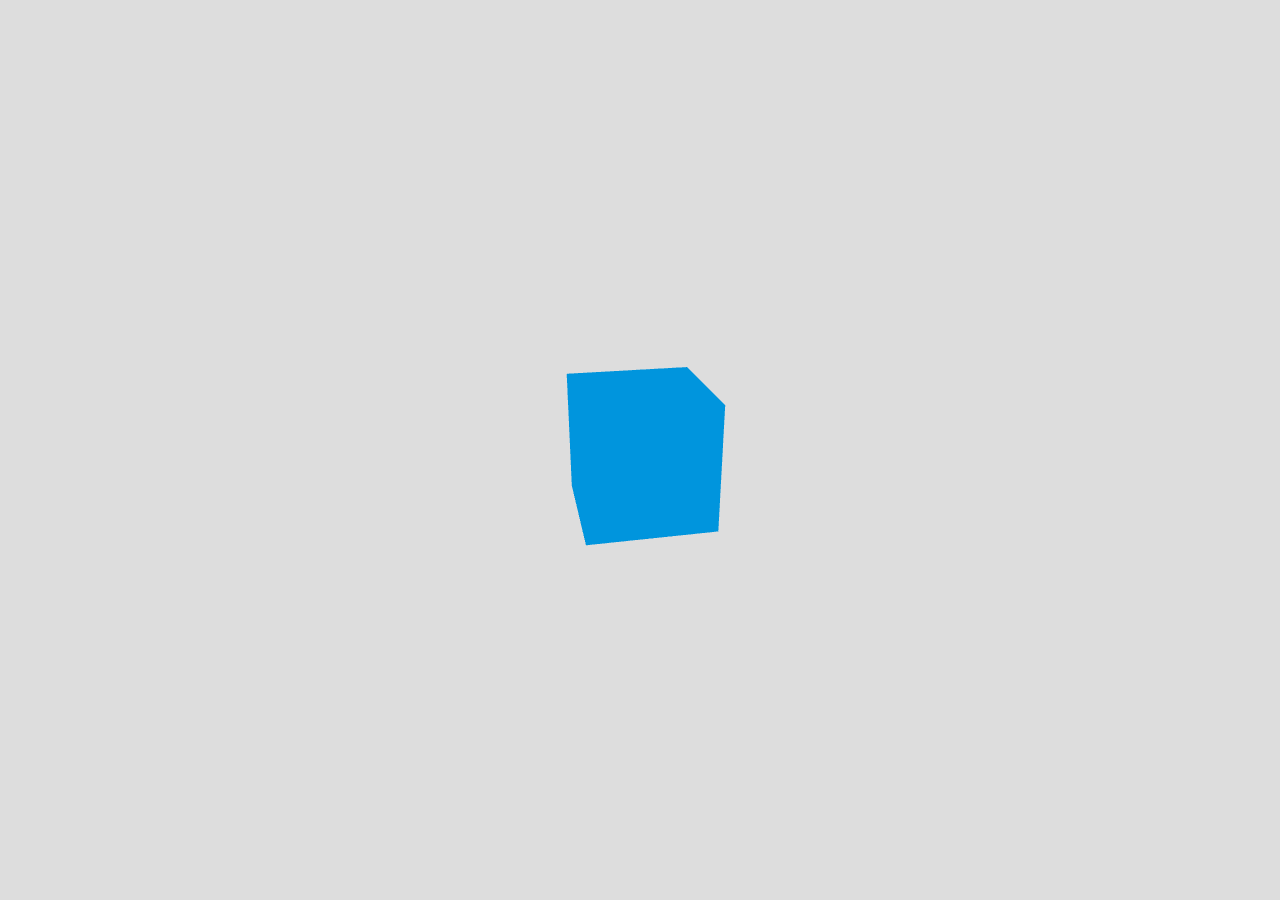
<file: 3d/index.html>
<!DOCTYPE html>
<html>
<head>
	<meta charset="utf-8">
	<title>MDN Games: Three.js demo</title>
	<style>
		body { margin: 0; padding: 0; font-size: 0; }
		canvas { width: 100%; height: 100%; }
	</style>
</head>
<body>
<script src="/!scripts/three.min.js"></script>
<script>
	var WIDTH = window.innerWidth;
	var HEIGHT = window.innerHeight;

	var renderer = new THREE.WebGLRenderer({antialias:true});
	renderer.setSize(WIDTH, HEIGHT);
	renderer.setClearColor(0xDDDDDD, 1);
	document.body.appendChild(renderer.domElement);

	var scene = new THREE.Scene();

	var camera = new THREE.PerspectiveCamera(70, WIDTH/HEIGHT);
	camera.position.z = 50;
	scene.add(camera);

	var boxGeometry = new THREE.BoxGeometry(10, 10, 10);
	var basicMaterial = new THREE.MeshBasicMaterial({color: 0x0095DD});
	var cube = new THREE.Mesh(boxGeometry, basicMaterial);
	scene.add(cube);
	cube.rotation.set(0.4, 0.2, 0);

	function render() {
		requestAnimationFrame(render);
		renderer.render(scene, camera);
	}
	render();
</script>
</body>
</html>
</file>
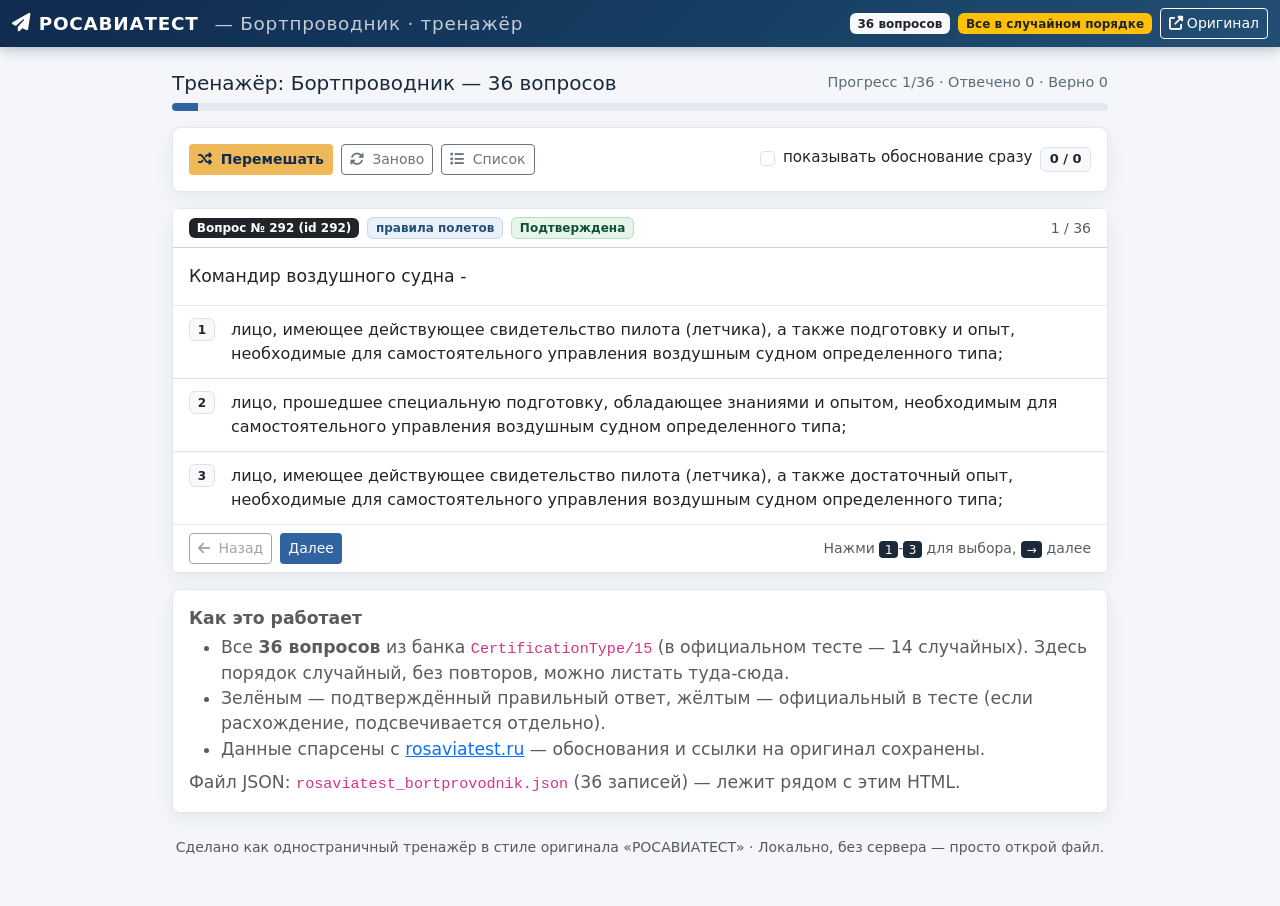
<file: aviatest/index.html>
<!DOCTYPE html>
<html lang="ru">
<head>
<meta charset="utf-8"/>
<meta name="viewport" content="width=device-width, initial-scale=1"/>
<title>Бортпроводник — Тренажёр Росавиатест | 36 вопросов</title>
<link href="https://cdn.jsdelivr.net/npm/bootstrap@5.3.3/dist/css/bootstrap.min.css" rel="stylesheet">
<link href="https://cdnjs.cloudflare.com/ajax/libs/font-awesome/6.5.0/css/all.min.css" rel="stylesheet">
<style>
:root{--rat-blue:#3063A0;--rat-dark:#102b4f;--rat-gold:#efb858;}
body{background:#f4f6f9;font-family:"Inter",system-ui,-apple-system,Segoe UI,Roboto,Arial,sans-serif;color:#1a2a3a;}
.app-header{background:linear-gradient(135deg,#102b4f 0%,#163f63 58%,#244f74 100%);color:#fff;box-shadow:0 2px 12px rgba(16,43,79,.3);}
.app-header .brand{font-weight:800;letter-spacing:.04em;display:flex;align-items:center;gap:.5rem;font-size:1.15rem;}
.app-header a{color:#fff;text-decoration:none;}
.badge-topic{background:#eaf1fb;color:#244f74;border:1px solid #c8d9f0;font-weight:600;}
.badge-success-soft{background:#e6f4ea;color:#0f5132;border:1px solid #b6dfc2;}
.card{border:1px solid #e3e8ef;box-shadow:0 6px 18px rgba(16,43,79,.07);border-radius:.5rem;}
.card-body{font-size:1.08rem;line-height:1.45;}
.list-group-item{cursor:pointer;transition:.12s;padding:.75rem 1rem;}
.list-group-item:hover{background:#f8fafd;}
.list-group-item.correct{border-color:#2a9d6f;background:#eafaf2;color:#0b4f36;font-weight:600;}
.list-group-item.incorrect{border-color:#e57373;background:#fdecea;color:#7a1f1f;}
.list-group-item.selected{outline:2px solid #3063A0;}
.legend{font-size:.85rem;color:#6c7a8a;}
.btn-rat{background:var(--rat-blue);color:#fff;border:none;}
.btn-rat:hover{background:#244f74;color:#fff;}
.btn-gold{background:var(--rat-gold);color:#102b4f;font-weight:700;}
.btn-gold:hover{background:#f5ca75;color:#102b4f;}
.progress{height:8px;background:#e3e8ef;}
.progress-bar{background:var(--rat-blue);}
.justification{white-space:pre-wrap;background:#fff;border-left:4px solid var(--rat-gold);}
.kbd{background:#1a2a3a;color:#fff;border-radius:.25rem;padding:.1rem .35rem;font-size:.75rem;}
.top-stats{font-size:.9rem;color:#5a6b7a;}
a.topic-filter{cursor:pointer;}
.list-group-item-success{border-color:#b6dfc2 !important;}
</style>
</head>
<body>
<header class="app-header sticky-top">
  <div class="container-fluid py-2 d-flex align-items-center justify-content-between flex-wrap gap-2">
    <div class="brand"><i class="fas fa-paper-plane"></i> РОСАВИАТЕСТ <span class="fw-normal opacity-75 ms-2 d-none d-md-inline">— Бортпроводник · тренажёр</span></div>
    <div class="d-flex align-items-center gap-2">
      <span class="badge bg-light text-dark">36 вопросов</span>
      <span class="badge bg-warning text-dark">Все в случайном порядке</span>
      <a href="https://www.rosaviatest.ru/DataBank/CertificationType/15" target="_blank" class="btn btn-sm btn-outline-light"><i class="fas fa-external-link-alt me-1"></i>Оригинал</a>
    </div>
  </div>
</header>

<div class="container my-3 my-md-4" style="max-width:960px;">
  <div class="d-flex justify-content-between align-items-center flex-wrap gap-2 mb-2">
    <h1 class="h5 mb-0">Тренажёр: Бортпроводник — 36 вопросов</h1>
    <div class="top-stats" id="topStats">Загрузка…</div>
  </div>
  <div class="progress mb-3"><div id="progressBar" class="progress-bar" style="width:0%"></div></div>

  <div class="card mb-3">
    <div class="card-body d-flex flex-wrap gap-2 align-items-center justify-content-between">
      <div class="d-flex gap-2 flex-wrap">
        <button id="btnShuffle" class="btn btn-gold btn-sm"><i class="fas fa-random me-1"></i> Перемешать</button>
        <button id="btnRestart" class="btn btn-outline-secondary btn-sm"><i class="fas fa-rotate me-1"></i> Заново</button>
        <button id="btnShowAll" class="btn btn-outline-secondary btn-sm"><i class="fas fa-list me-1"></i> Список</button>
      </div>
      <div class="d-flex gap-2 align-items-center">
        <label class="form-check mb-0 small"><input type="checkbox" id="chkInstant" class="form-check-input"> показывать обоснование сразу</label>
        <span id="scoreBadge" class="badge bg-light text-dark border">0 / 0</span>
      </div>
    </div>
  </div>

  <div id="questionCard" class="card mb-3">
    <div class="card-header bg-white d-flex flex-wrap gap-2 justify-content-between align-items-center">
      <div class="d-flex gap-2 align-items-center flex-wrap">
        <span id="qNumber" class="badge bg-dark">Вопрос № —</span>
        <span id="qTopic" class="badge badge-topic">—</span>
        <span id="qStatus" class="badge badge-success-soft">—</span>
      </div>
      <div class="small text-muted" id="qCounter">— / 36</div>
    </div>
    <div class="card-body" id="qText">—</div>
    <ul id="answersList" class="list-group list-group-flush"></ul>
    <div class="card-footer bg-white d-flex justify-content-between align-items-center flex-wrap gap-2">
      <div class="d-flex gap-2">
        <button id="btnPrev" class="btn btn-outline-secondary btn-sm"><i class="fas fa-arrow-left me-1"></i> Назад</button>
        <button id="btnNext" class="btn btn-rat btn-sm">Далее <i class="fas fa-arrow-right ms-1"></i></button>
      </div>
      <div class="small text-muted">Нажми <span class="kbd">1</span>-<span class="kbd">3</span> для выбора, <span class="kbd">→</span> далее</div>
    </div>
  </div>

  <div id="justCard" class="card mb-3 d-none">
    <div class="card-header bg-white"><strong><i class="fas fa-book-open me-2 text-warning"></i>Обоснование</strong> <span class="text-muted small ms-2">из rosaviatest.ru</span></div>
    <div class="card-body justification small" id="justText"></div>
    <div class="card-footer bg-white small"><a id="justLink" href="#" target="_blank"><i class="fas fa-link me-1"></i>Открыть оригинал вопроса</a></div>
  </div>

  <div id="resultCard" class="card mb-3 d-none">
    <div class="card-body text-center py-4">
      <h4 class="mb-2">Результат</h4>
      <div class="display-6 fw-bold mb-2" id="resultScore">—</div>
      <div class="text-muted mb-3" id="resultDetail">—</div>
      <div class="d-flex gap-2 justify-content-center flex-wrap">
        <button id="btnResultRestart" class="btn btn-rat"><i class="fas fa-rotate me-1"></i> Пройти заново</button>
        <button id="btnReview" class="btn btn-outline-secondary">Разбор ошибок</button>
      </div>
      <div id="resultList" class="text-start mt-4"></div>
    </div>
  </div>

  <div id="listView" class="card mb-3 d-none">
    <div class="card-header bg-white d-flex justify-content-between align-items-center"><strong>Список 36 вопросов</strong> <button id="btnCloseList" class="btn btn-sm btn-outline-secondary">Закрыть</button></div>
    <div class="list-group list-group-flush" id="listViewBody"></div>
  </div>

  <div class="card mb-4">
    <div class="card-body small text-muted">
      <div class="fw-semibold mb-1">Как это работает</div>
      <ul class="mb-2">
        <li>Все <b>36 вопросов</b> из банка <code>CertificationType/15</code> (в официальном тесте — 14 случайных). Здесь порядок случайный, без повторов, можно листать туда-сюда.</li>
        <li>Зелёным — подтверждённый правильный ответ, жёлтым — официальный в тесте (если расхождение, подсвечивается отдельно).</li>
        <li>Данные спарсены с <a href="https://www.rosaviatest.ru/DataBank/CertificationType/15" target="_blank">rosaviatest.ru</a> — обоснования и ссылки на оригинал сохранены.</li>
      </ul>
      <div>Файл JSON: <code>rosaviatest_bortprovodnik.json</code> (<span id="footerCount">36</span> записей) — лежит рядом с этим HTML.</div>
    </div>
  </div>

  <footer class="text-center small text-muted pb-4">
    Сделано как одностраничный тренажёр в стиле оригинала «РОСАВИАТЕСТ» · Локально, без сервера — просто открой файл.
  </footer>
</div>

<script>
const QUESTIONS = [{"number": 18, "questionId": 18, "groupId": 265, "url": "https://www.rosaviatest.ru/DataBank/ViewQuestion?questionId=18&groupId=265", "correctnessStatus": "Подтверждена", "topic": "аэронавигация (самолетовождение)", "question": "Определите высоту по давлению на аэродроме с превышением 3563 MSL и QNH 29.96.", "answers": ["3556 фут MSL;", "3639 фут MSL;", "3527 фут MSL;"], "correctAnswers": ["3527 фут MSL;"], "correctIndices": [2], "pseudoCorrectIndices": [], "answerDetails": [{"text": "3556 фут MSL;", "isCorrect": false, "isOfficialCorrect": false, "isPseudoSuccess": false}, {"text": "3639 фут MSL;", "isCorrect": false, "isOfficialCorrect": false, "isPseudoSuccess": false}, {"text": "3527 фут MSL;", "isCorrect": true, "isOfficialCorrect": false, "isPseudoSuccess": false}], "justification": "Вопрос взят из американского теста, оригинальный текст вопроса выглядит так: \"Determine the pressure altitude at an airport that is 3,563 feet MSL with an altimeter setting of 29.96.\"\nВ американском учебном пособии \"Pilot's Handboook of Aeronautical Knowledge\" (FAA-H-8083-25A, FAA, USA, 2008) термину \"pressure altitude\" даётся следующее определение: \"Pressure altitude is the height above a standard datum plane (SDP), which is a theoretical level where the weight of the atmosphere is 29.92 \"Hg (1,013.2 mb) as measured by a barometer\"; что в переводе соответствует определению: \"Барометрическая высота - это высота, измеряемая от условного уровня, который соответствует атмосферному давлению 29.92 дюйма рт. ст. (1013.2 мбар)\". В отечественной литературе используют термин \"высота эшелона\", \"условно барометрическая высота\".\nВ задаче требуется вычислить указанную высоту в районе аэропорта по стандартному атмосферному давлению 1013,25 гПа (760 мм рт. ст. или 29.92 дюйма рт. ст.), зная, что текущее показание высоты по давлению 29.96 дюймов рт. ст. равно 3563 футам.\nЗадачу можно решить двумя способами: зная формулу зависимости давления воздуха от высоты, либо используя формулу приближенного вычисления (проще).\nЗависимость давления воздуха от высоты до 11000 м выражается формулой:\nPн = P0 (1 - tгр * H / T0) ^ (1 / R * tгр),\nгде Pн - давление на высоте полёта,\nP0 - давление на уровне начала отсчёта высоты,\nT0 - температура на уровне начала отсчёта высоты (в Кельвинах),\ntгр - температурный градиент (6,5° на 1000 м высоты),\nR - газовая постоянная (29,27 м/град).\nРешая это уравнение относительно высоты, получим:\nH = [ 1 - (Pн / P0) ^ (tгр*R) ] * T0 / tгр\nПредполагаем, что температура T0 равна стандартной средней температуре +15° C (условия стандартной атмосферы). Выразим температуру в Кельвинах T0 = 15 + 273,15 = 288,15 К.\n(Штурманский справочник. Пособие для лётного состава ДОСААФ, Х. Г. Иткинов, Изд-во ДОСААФ СССР, 1978)\nВыполним расчет разности высот, опираясь на разность между стандартным атмосферным давлением (29.92 дюйма рт. ст.) и давлением установленным на высотомере (29.96 дюймов рт. ст.):\nΔH = [ 1 - (29,96 / 29,92) ^ (6,5 * 29,27) ] * 288,15 / 6,5 ≈ -12,83 м\nПреобразуем результат в футы:\nΔH = -12,83 / 0.3048 ≈ -42 фута\nДалее вычислим требуемую по условиям задачи высоту:\nH = 3563 - 42 = 3520 футов\nРешение задачи с использованием формулы приближенного вычисления выглядит так (в данном виде только для дюймов рт. ст.!):\nH = (P0 - Pн) * 1000 + Hаэр\nгде Pн - давление, установленное на высотомере,\nP0 - давление международной стандартной атмосферы,\nH - высота по давлению Pн,\n1000 - коэффициент умножения, зависящий от барической ступени; на высотах до 10000 футов - на каждые 1000 футов высоты происходит падение давления на 1 дюйм рт. ст. (см. \"Pilot's Handboook of Aeronautical Knowledge\" (FAA-H-8083-25A, FAA, USA, 2008)).\nH = (29,92 - 29,96) * 1000 + 3563 = 3523 фута\nОба результата расчётов наиболее близки к третьему варианту ответа \"3527 футов MSL\". Погрешность, скорее всего, обусловлена методическими ошибками (причём, возможно, не только в настоящих расчётах, которые максимально прозрачны, но и у составителей оригинальных тестов!).", "images": [], "verifiedCorrectAnswers": ["3527 фут MSL;"], "officialCorrectAnswers": [], "correctAnswersSource": "verified", "correctAnswer": "3527 фут MSL;"}, {"number": 19, "questionId": 19, "groupId": 265, "url": "https://www.rosaviatest.ru/DataBank/ViewQuestion?questionId=19&groupId=265", "correctnessStatus": "Подтверждена", "topic": "аэронавигация (самолетовождение)", "question": "Что такое абсолютная высота?", "answers": ["Высота над стандартной плоскостью отсчета;", "Расстояние по вертикали от воздушного судна до поверхности;", "Высота над средним уровнем моря;"], "correctAnswers": ["Высота над средним уровнем моря;"], "correctIndices": [2], "pseudoCorrectIndices": [], "answerDetails": [{"text": "Высота над стандартной плоскостью отсчета;", "isCorrect": false, "isOfficialCorrect": false, "isPseudoSuccess": false}, {"text": "Расстояние по вертикали от воздушного судна до поверхности;", "isCorrect": false, "isOfficialCorrect": false, "isPseudoSuccess": false}, {"text": "Высота над средним уровнем моря;", "isCorrect": true, "isOfficialCorrect": false, "isPseudoSuccess": false}], "justification": "Абсолютная высота - высота полета, измеряемая относительно уровня Балтийского моря. Она не зависит от рельефа местности и при горизонтальном полете остается постоянной.\n(Воздушная навигация, Черный М. А., Кораблин В. И., Изд-во \"Транспорт\", 1991 г.)", "images": [], "verifiedCorrectAnswers": ["Высота над средним уровнем моря;"], "officialCorrectAnswers": [], "correctAnswersSource": "verified", "correctAnswer": "Высота над средним уровнем моря;"}, {"number": 20, "questionId": 20, "groupId": 265, "url": "https://www.rosaviatest.ru/DataBank/ViewQuestion?questionId=20&groupId=265", "correctnessStatus": "Подтверждена", "topic": "аэронавигация (самолетовождение)", "question": "Что такое истинная высота?", "answers": ["Непосредственно считываемое с высотомера значение;", "Расстояние по вертикали от воздушного судна до поверхности;", "Высота над стандартной плоскостью отсчета;"], "correctAnswers": ["Расстояние по вертикали от воздушного судна до поверхности;"], "correctIndices": [1], "pseudoCorrectIndices": [], "answerDetails": [{"text": "Непосредственно считываемое с высотомера значение;", "isCorrect": false, "isOfficialCorrect": false, "isPseudoSuccess": false}, {"text": "Расстояние по вертикали от воздушного судна до поверхности;", "isCorrect": true, "isOfficialCorrect": false, "isPseudoSuccess": false}, {"text": "Высота над стандартной плоскостью отсчета;", "isCorrect": false, "isOfficialCorrect": false, "isPseudoSuccess": false}], "justification": "Истинная высота - высота полета, измеряемая относительно пролетаемой местности. Она зависит от рельефа местности.\n(Воздушная навигация, Черный М. А., Кораблин В. И., Изд-во \"Транспорт\", 1991 г.)", "images": [], "verifiedCorrectAnswers": ["Расстояние по вертикали от воздушного судна до поверхности;"], "officialCorrectAnswers": [], "correctAnswersSource": "verified", "correctAnswer": "Расстояние по вертикали от воздушного судна до поверхности;"}, {"number": 27, "questionId": 27, "groupId": 266, "url": "https://www.rosaviatest.ru/DataBank/ViewQuestion?questionId=27&groupId=266", "correctnessStatus": "Подтверждена", "topic": "возможности человека, включая принципы контроля факторов угрозы и ошибок", "question": "Подверженность отравлению моноксидом углерода увеличивается ...", "answers": ["с ростом высоты;", "с понижением высоты;", "с увеличением атмосферного давления;"], "correctAnswers": ["с ростом высоты;"], "correctIndices": [0], "pseudoCorrectIndices": [], "answerDetails": [{"text": "с ростом высоты;", "isCorrect": true, "isOfficialCorrect": false, "isPseudoSuccess": false}, {"text": "с понижением высоты;", "isCorrect": false, "isOfficialCorrect": false, "isPseudoSuccess": false}, {"text": "с увеличением атмосферного давления;", "isCorrect": false, "isOfficialCorrect": false, "isPseudoSuccess": false}], "justification": "Данное утверждение можно найти в книге \"Human Performance & Limitations in Aviation\" (Campbell R.D., Bagshaw M., 3ed, 2002):\n\"Susceptibility to carbon monoxide poisoning increases with altitude because of the reduction in oxygen partial pressure.\"\nВ переводе на русский язык: \"Подверженность отравлению монооксидом углерода (угарным газом), растёт с высотой из-за уменьшения парциального* давления кислорода\".\n* - \"Несмотря на то, что процентное содержание кислорода в атмосфере остается практически неизменным, уже с высоты 1,5 км организм человека начинает ощущать недостаток кислорода во вдыхаемом воздухе. Указанное явление обусловлено тем, что для дыхания важно не процентное содержание кислорода, а его парциальное давление.\" (\"Системы обеспечения жизнедеятельности и спасения экипажей летательных аппаратов\", Ильюшин Ю. С., Олизаров В. В., изд. ВВИА им. проф. Н. Е. Жуковского, 1972)", "images": [], "verifiedCorrectAnswers": ["с ростом высоты;"], "officialCorrectAnswers": [], "correctAnswersSource": "verified", "correctAnswer": "с ростом высоты;"}, {"number": 28, "questionId": 28, "groupId": 266, "url": "https://www.rosaviatest.ru/DataBank/ViewQuestion?questionId=28&groupId=266", "correctnessStatus": "Подтверждена", "topic": "возможности человека, включая принципы контроля факторов угрозы и ошибок", "question": "Высокая концентрация моноксида углерода в человеческом теле приводит", "answers": ["потере мышечной силы;", "улучшению самочуствия;", "давлению в висках;"], "correctAnswers": ["потере мышечной силы;"], "correctIndices": [0], "pseudoCorrectIndices": [], "answerDetails": [{"text": "потере мышечной силы;", "isCorrect": true, "isOfficialCorrect": false, "isPseudoSuccess": false}, {"text": "улучшению самочуствия;", "isCorrect": false, "isOfficialCorrect": false, "isPseudoSuccess": false}, {"text": "давлению в висках;", "isCorrect": false, "isOfficialCorrect": false, "isPseudoSuccess": false}], "justification": "Клинические проявления интоксикации зависят от дозы (концентрации) и продолжительности воздействия СО (...) Имеет значение и скорость нарастания концентрации СО во вдыхаемом воздухе (градиент концентрации). Высокий градиент концентрации СО в воздухе ускоряет развитие клинических проявлений отравления.\nМышечная слабость проявляется при концентрации 0,8-1,0 мг/л и длительности воздействия 20-30 минут. (Таблица 1. Токсические концентрации и симптомы при отравлении людей СО (Н.В. Лазарев, 1977)\n(Отравление монооксидом углерода (угарным газом), под редакцией председателя Иркутского отделения МБО \"Ассоциация клинических токсикологов\", кандидата медицинских наук, доцента Иркутского государственного медицинского университета Ю. В. Зобнина. - Санкт-Петербург, 2011)", "images": [], "verifiedCorrectAnswers": ["потере мышечной силы;"], "officialCorrectAnswers": [], "correctAnswersSource": "verified", "correctAnswer": "потере мышечной силы;"}, {"number": 41, "questionId": 41, "groupId": 266, "url": "https://www.rosaviatest.ru/DataBank/ViewQuestion?questionId=41&groupId=266", "correctnessStatus": "Подтверждена", "topic": "возможности человека, включая принципы контроля факторов угрозы и ошибок", "question": "Какой фактор чаще влияет на большинство авиационных происшествий?", "answers": ["отказ авиатехники;", "разрушение конструкции;", "человеческая ошибка;"], "correctAnswers": ["человеческая ошибка;"], "correctIndices": [2], "pseudoCorrectIndices": [], "answerDetails": [{"text": "отказ авиатехники;", "isCorrect": false, "isOfficialCorrect": false, "isPseudoSuccess": false}, {"text": "разрушение конструкции;", "isCorrect": false, "isOfficialCorrect": false, "isPseudoSuccess": false}, {"text": "человеческая ошибка;", "isCorrect": true, "isOfficialCorrect": false, "isPseudoSuccess": false}], "justification": "Выдержка из руководства по обучению в области человеческого фактора (Документ ICAO 9683-AN/950):\n1.2.1. (...) Человек представляет собой наиболее гибкий, способный к адаптации и важный элемент авиационной системы, однако и наиболее уязвимый с точки зрения возможности отрицательного влияния на его деятельность. В течение многих лет каждые три из четырех авиационных происшествий происходили в результате сбоев в работоспособности человека. Эти сбои обычно классифицируются как \"ошибка человека\".", "images": [], "verifiedCorrectAnswers": ["человеческая ошибка;"], "officialCorrectAnswers": [], "correctAnswersSource": "verified", "correctAnswer": "человеческая ошибка;"}, {"number": 135, "questionId": 135, "groupId": 266, "url": "https://www.rosaviatest.ru/DataBank/ViewQuestion?questionId=135&groupId=266", "correctnessStatus": "Не подтверждена", "topic": "возможности человека, включая принципы контроля факторов угрозы и ошибок", "question": "Утомление является наиболее коварной опасностью для безопасности полётов:", "answers": ["потому что оно приводит к замедлению действий;", "потому что его наличие может быть не очевидно до момента когда серьёзная ошибка уже сделана;", "потому что оно зависит от физической натренированности и остроты ума;"], "correctAnswers": ["потому что его наличие может быть не очевидно до момента когда серьёзная ошибка уже сделана;"], "correctIndices": [], "pseudoCorrectIndices": [1], "answerDetails": [{"text": "потому что оно приводит к замедлению действий;", "isCorrect": false, "isOfficialCorrect": false, "isPseudoSuccess": false}, {"text": "потому что его наличие может быть не очевидно до момента когда серьёзная ошибка уже сделана;", "isCorrect": false, "isOfficialCorrect": true, "isPseudoSuccess": true}, {"text": "потому что оно зависит от физической натренированности и остроты ума;", "isCorrect": false, "isOfficialCorrect": false, "isPseudoSuccess": false}], "justification": "", "images": [], "verifiedCorrectAnswers": [], "officialCorrectAnswers": ["потому что его наличие может быть не очевидно до момента когда серьёзная ошибка уже сделана;"], "correctAnswersSource": "official", "correctAnswer": "потому что его наличие может быть не очевидно до момента когда серьёзная ошибка уже сделана;"}, {"number": 180, "questionId": 180, "groupId": 267, "url": "https://www.rosaviatest.ru/DataBank/ViewQuestion?questionId=180&groupId=267", "correctnessStatus": "Подтверждена", "topic": "аварийные ситуации и выживаемость", "question": "Первоочередное действие экипажа, совершившего вынужденную посадку вне аэродрома", "answers": ["немедленно эвакуировать всех пассажиров и пострадавших членов экипажа из ВС в безопасное место и оказать помощь пострадавшим пассажирам и членам экипажа;", "сообщить об авиационном происшествии в Службу экстренного вызова «112»;", "подготовить аварийные радиостанции и передать сообщение о бедствии, при наличии аварийных радиобуев системы Коспас-Сарсат - включить их в работу;"], "correctAnswers": ["немедленно эвакуировать всех пассажиров и пострадавших членов экипажа из ВС в безопасное место и оказать помощь пострадавшим пассажирам и членам экипажа;"], "correctIndices": [0], "pseudoCorrectIndices": [], "answerDetails": [{"text": "немедленно эвакуировать всех пассажиров и пострадавших членов экипажа из ВС в безопасное место и оказать помощь пострадавшим пассажирам и членам экипажа;", "isCorrect": true, "isOfficialCorrect": false, "isPseudoSuccess": false}, {"text": "сообщить об авиационном происшествии в Службу экстренного вызова «112»;", "isCorrect": false, "isOfficialCorrect": false, "isPseudoSuccess": false}, {"text": "подготовить аварийные радиостанции и передать сообщение о бедствии, при наличии аварийных радиобуев системы Коспас-Сарсат - включить их в работу;", "isCorrect": false, "isOfficialCorrect": false, "isPseudoSuccess": false}], "justification": "В соответствии со пунктом 2 статьи 86 Воздушного кодекса Российской Федерации: \"Потерпевшим бедствие признается воздушное судно, получившее при рулении, взлете, полете, посадке или в результате падения серьезное повреждение либо полностью разрушенное, а также воздушное судно, совершившее вынужденную посадку вне аэродрома.\"\nСледовательно, в соответствии со статьёй 59 Воздушного кодекса Российской Федерации: \"Если воздушное судно терпит или потерпело бедствие, командир воздушного судна и другие члены экипажа воздушного судна обязаны принять все возможные меры по сохранению жизни и здоровья находящихся на борту воздушного судна людей, а также по обеспечению сохранности воздушного судна и находящегося на нем имущества.\"\nОтсюда, верный ответ: \"немедленно эвакуировать всех пассажиров и пострадавших членов экипажа из ВС в безопасное место и оказать помощь пострадавшим пассажирам и членам экипажа\".", "images": [], "verifiedCorrectAnswers": ["немедленно эвакуировать всех пассажиров и пострадавших членов экипажа из ВС в безопасное место и оказать помощь пострадавшим пассажирам и членам экипажа;"], "officialCorrectAnswers": [], "correctAnswersSource": "verified", "correctAnswer": "немедленно эвакуировать всех пассажиров и пострадавших членов экипажа из ВС в безопасное место и оказать помощь пострадавшим пассажирам и членам экипажа;"}, {"number": 182, "questionId": 182, "groupId": 267, "url": "https://www.rosaviatest.ru/DataBank/ViewQuestion?questionId=182&groupId=267", "correctnessStatus": "Подтверждена", "topic": "аварийные ситуации и выживаемость", "question": "Последовательность действий по оказанию первой помощи при клинической смерти:", "answers": ["уложить пострадавшего на жесткую поверхность, восстановить проходимость дыхательных путей, начать искусственное дыхание «рот в рот» или «рот в нос» и одновременно наружный массаж сердца;", "немедленно вызвать скорую помощь и полицию, попытаться привести пострадавшего в чувство пощечинами и тряской;", "немедленно попытаться найти среди прохожих медицинского работника и попросить его оказать помощь пострадавшему;"], "correctAnswers": ["уложить пострадавшего на жесткую поверхность, восстановить проходимость дыхательных путей, начать искусственное дыхание «рот в рот» или «рот в нос» и одновременно наружный массаж сердца;"], "correctIndices": [0], "pseudoCorrectIndices": [], "answerDetails": [{"text": "уложить пострадавшего на жесткую поверхность, восстановить проходимость дыхательных путей, начать искусственное дыхание «рот в рот» или «рот в нос» и одновременно наружный массаж сердца;", "isCorrect": true, "isOfficialCorrect": false, "isPseudoSuccess": false}, {"text": "немедленно вызвать скорую помощь и полицию, попытаться привести пострадавшего в чувство пощечинами и тряской;", "isCorrect": false, "isOfficialCorrect": false, "isPseudoSuccess": false}, {"text": "немедленно попытаться найти среди прохожих медицинского работника и попросить его оказать помощь пострадавшему;", "isCorrect": false, "isOfficialCorrect": false, "isPseudoSuccess": false}], "justification": "Верен первый пункт, который описывает стандартную методику оказания первой помощи при клинической смерти. Более подробно и доходчиво можно изучить, например, в учебно-методическом пособии \"Атлас первой помощи в условиях проведения антитеррористических операций\" (см.\nhttp://www.galo.ru/index.ph...\n).", "images": [], "verifiedCorrectAnswers": ["уложить пострадавшего на жесткую поверхность, восстановить проходимость дыхательных путей, начать искусственное дыхание «рот в рот» или «рот в нос» и одновременно наружный массаж сердца;"], "officialCorrectAnswers": [], "correctAnswersSource": "verified", "correctAnswer": "уложить пострадавшего на жесткую поверхность, восстановить проходимость дыхательных путей, начать искусственное дыхание «рот в рот» или «рот в нос» и одновременно наружный массаж сердца;"}, {"number": 193, "questionId": 193, "groupId": 268, "url": "https://www.rosaviatest.ru/DataBank/ViewQuestion?questionId=193&groupId=268", "correctnessStatus": "Подтверждена", "topic": "воздушное законодательство", "question": "Какова структура Воздушного законодательства РФ?", "answers": ["Воздушный кодекс, федеральные законы, указы Президента Российской Федерации, постановления Правительства Российской Федерации, федеральные правила использования воздушного пространства, федеральные авиационные правила, а также принимаемые в соответствии с ними иных нормативные правовые акты Российской Федерации;", "Воздушный кодекс, ФП ИВП, Инструкции по производству полётов, Руководства по лётной эксплуатации;", "Воздушный кодекс, ФАПы, Свидетельства о регистрации ВС, Сертификаты лётной годности ВС, Свидетельства пилотов ВС;"], "correctAnswers": ["Воздушный кодекс, федеральные законы, указы Президента Российской Федерации, постановления Правительства Российской Федерации, федеральные правила использования воздушного пространства, федеральные авиационные правила, а также принимаемые в соответствии с ними иных нормативные правовые акты Российской Федерации;"], "correctIndices": [0], "pseudoCorrectIndices": [], "answerDetails": [{"text": "Воздушный кодекс, федеральные законы, указы Президента Российской Федерации, постановления Правительства Российской Федерации, федеральные правила использования воздушного пространства, федеральные авиационные правила, а также принимаемые в соответствии с ними иных нормативные правовые акты Российской Федерации;", "isCorrect": true, "isOfficialCorrect": false, "isPseudoSuccess": false}, {"text": "Воздушный кодекс, ФП ИВП, Инструкции по производству полётов, Руководства по лётной эксплуатации;", "isCorrect": false, "isOfficialCorrect": false, "isPseudoSuccess": false}, {"text": "Воздушный кодекс, ФАПы, Свидетельства о регистрации ВС, Сертификаты лётной годности ВС, Свидетельства пилотов ВС;", "isCorrect": false, "isOfficialCorrect": false, "isPseudoSuccess": false}], "justification": "В соответствии с Воздушным кодексом Российской Федерации:\nСтатья 2. Воздушное законодательство Российской Федерации\n1. Воздушное законодательство Российской Федерации состоит из настоящего Кодекса, федеральных законов, указов Президента Российской Федерации, постановлений Правительства Российской Федерации, федеральных правил использования воздушного пространства, федеральных авиационных правил, а также принимаемых в соответствии с ними иных нормативных правовых актов Российской Федерации.\n(...)", "images": [], "verifiedCorrectAnswers": ["Воздушный кодекс, федеральные законы, указы Президента Российской Федерации, постановления Правительства Российской Федерации, федеральные правила использования воздушного пространства, федеральные авиационные правила, а также принимаемые в соответствии с ними иных нормативные правовые акты Российской Федерации;"], "officialCorrectAnswers": [], "correctAnswersSource": "verified", "correctAnswer": "Воздушный кодекс, федеральные законы, указы Президента Российской Федерации, постановления Правительства Российской Федерации, федеральные правила использования воздушного пространства, федеральные авиационные правила, а также принимаемые в соответствии с ними иных нормативные правовые акты Российской Федерации;"}, {"number": 204, "questionId": 204, "groupId": 266, "url": "https://www.rosaviatest.ru/DataBank/ViewQuestion?questionId=204&groupId=266", "correctnessStatus": "Не подтверждена", "topic": "возможности человека, включая принципы контроля факторов угрозы и ошибок", "question": "На чём основана и что собой представляет концепция (технология) CRM?", "answers": ["технология CRM основана на положениях науки о ЧФ в авиации; представляет собой систему мер повышения безопасности и эффективности полетов с помощью правильного применения людских, технических и информационных ресурсов, а также улучшения взаимодействия, как в экипаже, так и экипажа с персоналом других компонентов системы;", "технология CRM основана на положениях общей психологии; представляет собой систему мер для обеспечения психологического комфорта VIP-пассажиров на борту ВС;", "технология CRM основана на положениях гражданского права и рыночной экономики; представляет собой систему мер в целях предоставления пассажирам максимальных удобств при авиаперевозках и достижения высоких экономических показателей авиатранспортной системы;"], "correctAnswers": ["технология CRM основана на положениях науки о ЧФ в авиации; представляет собой систему мер повышения безопасности и эффективности полетов с помощью правильного применения людских, технических и информационных ресурсов, а также улучшения взаимодействия, как в экипаже, так и экипажа с персоналом других компонентов системы;"], "correctIndices": [], "pseudoCorrectIndices": [0], "answerDetails": [{"text": "технология CRM основана на положениях науки о ЧФ в авиации; представляет собой систему мер повышения безопасности и эффективности полетов с помощью правильного применения людских, технических и информационных ресурсов, а также улучшения взаимодействия, как в экипаже, так и экипажа с персоналом других компонентов системы;", "isCorrect": false, "isOfficialCorrect": true, "isPseudoSuccess": true}, {"text": "технология CRM основана на положениях общей психологии; представляет собой систему мер для обеспечения психологического комфорта VIP-пассажиров на борту ВС;", "isCorrect": false, "isOfficialCorrect": false, "isPseudoSuccess": false}, {"text": "технология CRM основана на положениях гражданского права и рыночной экономики; представляет собой систему мер в целях предоставления пассажирам максимальных удобств при авиаперевозках и достижения высоких экономических показателей авиатранспортной системы;", "isCorrect": false, "isOfficialCorrect": false, "isPseudoSuccess": false}], "justification": "", "images": [], "verifiedCorrectAnswers": [], "officialCorrectAnswers": ["технология CRM основана на положениях науки о ЧФ в авиации; представляет собой систему мер повышения безопасности и эффективности полетов с помощью правильного применения людских, технических и информационных ресурсов, а также улучшения взаимодействия, как в экипаже, так и экипажа с персоналом других компонентов системы;"], "correctAnswersSource": "official", "correctAnswer": "технология CRM основана на положениях науки о ЧФ в авиации; представляет собой систему мер повышения безопасности и эффективности полетов с помощью правильного применения людских, технических и информационных ресурсов, а также улучшения взаимодействия, как в экипаже, так и экипажа с персоналом других компонентов системы;"}, {"number": 206, "questionId": 206, "groupId": 266, "url": "https://www.rosaviatest.ru/DataBank/ViewQuestion?questionId=206&groupId=266", "correctnessStatus": "Подтверждена", "topic": "возможности человека, включая принципы контроля факторов угрозы и ошибок", "question": "Что такое преждевременная психическая демобилизация?", "answers": ["выраженное снижение активности пилота (расслабление) в момент, когда основная деятельность еще не завершена. Наблюдается на относительно менее сложных этапах полета после выполнения ответственной задачи;", "проявляется в том, что пилот, будучи уверенным, докладывает об исполнении действия при отсутствии его реального исполнения, то есть, имеет место псевдодействие;", "оцепенение и полная бездеятельность в течение определенного времени (или наоборот, повышенная двигательная активность при потере целесообразности действий). Возникает при действии единичных сверхсильных раздражителей;"], "correctAnswers": ["выраженное снижение активности пилота (расслабление) в момент, когда основная деятельность еще не завершена. Наблюдается на относительно менее сложных этапах полета после выполнения ответственной задачи;"], "correctIndices": [0], "pseudoCorrectIndices": [], "answerDetails": [{"text": "выраженное снижение активности пилота (расслабление) в момент, когда основная деятельность еще не завершена. Наблюдается на относительно менее сложных этапах полета после выполнения ответственной задачи;", "isCorrect": true, "isOfficialCorrect": false, "isPseudoSuccess": false}, {"text": "проявляется в том, что пилот, будучи уверенным, докладывает об исполнении действия при отсутствии его реального исполнения, то есть, имеет место псевдодействие;", "isCorrect": false, "isOfficialCorrect": false, "isPseudoSuccess": false}, {"text": "оцепенение и полная бездеятельность в течение определенного времени (или наоборот, повышенная двигательная активность при потере целесообразности действий). Возникает при действии единичных сверхсильных раздражителей;", "isCorrect": false, "isOfficialCorrect": false, "isPseudoSuccess": false}], "justification": "Часть IV. Психология трудовой деятельности.\nГлава 25. Функциональные состояния субъекта труда.\n\"Ряд неблагоприятных психических состояний связан с существенными изменениями в рабочей активности. Например, состояние «преждевременной психической демобилизации» отражает эмоциональную разрядку, снижение бдительности после выполнения сложной части задания, «дремотное» состояние возникает при ограничении активности, состояние «эйфории» связано с переживанием успеха еще не завершенной деятельности, состояние «фобии» отмечается при воздействии ряда факторов (высота, вода, сложная трудовая ситуация).\"\n\"Психология. Учебник для гуманитарных вузов\", под редакцией В. Н. Дружинина, 2-е изд. - СПб.: 2009. - 656 с.", "images": [], "verifiedCorrectAnswers": ["выраженное снижение активности пилота (расслабление) в момент, когда основная деятельность еще не завершена. Наблюдается на относительно менее сложных этапах полета после выполнения ответственной задачи;"], "officialCorrectAnswers": [], "correctAnswersSource": "verified", "correctAnswer": "выраженное снижение активности пилота (расслабление) в момент, когда основная деятельность еще не завершена. Наблюдается на относительно менее сложных этапах полета после выполнения ответственной задачи;"}, {"number": 209, "questionId": 209, "groupId": 268, "url": "https://www.rosaviatest.ru/DataBank/ViewQuestion?questionId=209&groupId=268", "correctnessStatus": "Подтверждена", "topic": "воздушное законодательство", "question": "Дайте определение авиационной безопасности:", "answers": ["состояние защищенности авиации от незаконного вмешательства в деятельность в области авиации;", "комплексная характеристика установленного порядка ИВП, определяющая его способность обеспечить выполнение всех видов деятельности по ИВП без угрозы жизни и здоровью людей, материального ущерба государству, гражданам и юридическим лицам;", "комплексная характеристика деятельности авиации в части возможности её осуществления без угрозы жизни и здоровью людей, материального ущерба государству, гражданам и юридическим лицам;"], "correctAnswers": ["состояние защищенности авиации от незаконного вмешательства в деятельность в области авиации;"], "correctIndices": [0], "pseudoCorrectIndices": [], "answerDetails": [{"text": "состояние защищенности авиации от незаконного вмешательства в деятельность в области авиации;", "isCorrect": true, "isOfficialCorrect": false, "isPseudoSuccess": false}, {"text": "комплексная характеристика установленного порядка ИВП, определяющая его способность обеспечить выполнение всех видов деятельности по ИВП без угрозы жизни и здоровью людей, материального ущерба государству, гражданам и юридическим лицам;", "isCorrect": false, "isOfficialCorrect": false, "isPseudoSuccess": false}, {"text": "комплексная характеристика деятельности авиации в части возможности её осуществления без угрозы жизни и здоровью людей, материального ущерба государству, гражданам и юридическим лицам;", "isCorrect": false, "isOfficialCorrect": false, "isPseudoSuccess": false}], "justification": "В соответствии с Воздушным кодексом Российской Федерации:\nСтатья 83. Авиационная безопасность\n1. Авиационная безопасность - состояние защищенности авиации от незаконного вмешательства в деятельность в области авиации.\n(...)", "images": [], "verifiedCorrectAnswers": ["состояние защищенности авиации от незаконного вмешательства в деятельность в области авиации;"], "officialCorrectAnswers": [], "correctAnswersSource": "verified", "correctAnswer": "состояние защищенности авиации от незаконного вмешательства в деятельность в области авиации;"}, {"number": 283, "questionId": 283, "groupId": 269, "url": "https://www.rosaviatest.ru/DataBank/ViewQuestion?questionId=283&groupId=269", "correctnessStatus": "Подтверждена", "topic": "правила полетов", "question": "Виды авиации", "answers": ["государственная, гражданская и экспериментальная;", "государственная, коммерческая, авиация общего назначения, экспериментальная;", "авиация МО, МВД, ФСБ,МЧС, гражданская и частная;"], "correctAnswers": ["государственная, гражданская и экспериментальная;"], "correctIndices": [0], "pseudoCorrectIndices": [], "answerDetails": [{"text": "государственная, гражданская и экспериментальная;", "isCorrect": true, "isOfficialCorrect": false, "isPseudoSuccess": false}, {"text": "государственная, коммерческая, авиация общего назначения, экспериментальная;", "isCorrect": false, "isOfficialCorrect": false, "isPseudoSuccess": false}, {"text": "авиация МО, МВД, ФСБ,МЧС, гражданская и частная;", "isCorrect": false, "isOfficialCorrect": false, "isPseudoSuccess": false}], "justification": "В соответствии с Воздушным кодексом Российской Федерации:\nСтатья 20. Виды авиации\nАвиация подразделяется на гражданскую, государственную и экспериментальную авиацию.", "images": [], "verifiedCorrectAnswers": ["государственная, гражданская и экспериментальная;"], "officialCorrectAnswers": [], "correctAnswersSource": "verified", "correctAnswer": "государственная, гражданская и экспериментальная;"}, {"number": 284, "questionId": 284, "groupId": 269, "url": "https://www.rosaviatest.ru/DataBank/ViewQuestion?questionId=284&groupId=269", "correctnessStatus": "Подтверждена", "topic": "правила полетов", "question": "Гражданская авиация:", "answers": ["авиация, используемая в целях обеспечения потребностей граждан и экономики;", "авиация, используемая для предоставления услуг (по осуществлению воздушных перевозок пассажиров, багажа, грузов, почты) и (или) выполнения авиационных работ;", "авиация, не используемая для осуществления коммерческих воздушных перевозок;"], "correctAnswers": ["авиация, используемая в целях обеспечения потребностей граждан и экономики;"], "correctIndices": [0], "pseudoCorrectIndices": [], "answerDetails": [{"text": "авиация, используемая в целях обеспечения потребностей граждан и экономики;", "isCorrect": true, "isOfficialCorrect": false, "isPseudoSuccess": false}, {"text": "авиация, используемая для предоставления услуг (по осуществлению воздушных перевозок пассажиров, багажа, грузов, почты) и (или) выполнения авиационных работ;", "isCorrect": false, "isOfficialCorrect": false, "isPseudoSuccess": false}, {"text": "авиация, не используемая для осуществления коммерческих воздушных перевозок;", "isCorrect": false, "isOfficialCorrect": false, "isPseudoSuccess": false}], "justification": "В соответствии с Воздушным кодексом Российской Федерации:\nСтатья 21. Гражданская авиация\n1. Авиация, используемая в целях обеспечения потребностей граждан и экономики, относится к гражданской авиации.", "images": [], "verifiedCorrectAnswers": ["авиация, используемая в целях обеспечения потребностей граждан и экономики;"], "officialCorrectAnswers": [], "correctAnswersSource": "verified", "correctAnswer": "авиация, используемая в целях обеспечения потребностей граждан и экономики;"}, {"number": 285, "questionId": 285, "groupId": 269, "url": "https://www.rosaviatest.ru/DataBank/ViewQuestion?questionId=285&groupId=269", "correctnessStatus": "Подтверждена", "topic": "правила полетов", "question": "Цель государственного надзора в области ГА:", "answers": ["обеспечение безопасности полетов воздушных судов, контроль состояния авиационной техники гражданской авиации работ и оказываемых услуг;", "обеспечение безопасности полетов воздушных судов, авиационной безопасности и качества выполняемых в гражданской авиации работ и оказываемых услуг;", "обеспечение безопасности воздушных перевозок, авиационной безопасности и качества выполняемых в гражданской авиации работ и оказываемых услуг;"], "correctAnswers": ["обеспечение безопасности полетов воздушных судов, авиационной безопасности и качества выполняемых в гражданской авиации работ и оказываемых услуг;"], "correctIndices": [1], "pseudoCorrectIndices": [], "answerDetails": [{"text": "обеспечение безопасности полетов воздушных судов, контроль состояния авиационной техники гражданской авиации работ и оказываемых услуг;", "isCorrect": false, "isOfficialCorrect": false, "isPseudoSuccess": false}, {"text": "обеспечение безопасности полетов воздушных судов, авиационной безопасности и качества выполняемых в гражданской авиации работ и оказываемых услуг;", "isCorrect": true, "isOfficialCorrect": false, "isPseudoSuccess": false}, {"text": "обеспечение безопасности воздушных перевозок, авиационной безопасности и качества выполняемых в гражданской авиации работ и оказываемых услуг;", "isCorrect": false, "isOfficialCorrect": false, "isPseudoSuccess": false}], "justification": "В соответствии с Воздушным кодексом Российской Федерации:\nСтатья 28. Государственный надзор в области гражданской авиации\n1. Целью государственного надзора в области гражданской авиации является обеспечение безопасности полетов воздушных судов, авиационной безопасности и качества выполняемых в гражданской авиации работ и оказываемых услуг.", "images": [], "verifiedCorrectAnswers": ["обеспечение безопасности полетов воздушных судов, авиационной безопасности и качества выполняемых в гражданской авиации работ и оказываемых услуг;"], "officialCorrectAnswers": [], "correctAnswersSource": "verified", "correctAnswer": "обеспечение безопасности полетов воздушных судов, авиационной безопасности и качества выполняемых в гражданской авиации работ и оказываемых услуг;"}, {"number": 286, "questionId": 286, "groupId": 269, "url": "https://www.rosaviatest.ru/DataBank/ViewQuestion?questionId=286&groupId=269", "correctnessStatus": "Подтверждена", "topic": "правила полетов", "question": "Воздушное судно это:", "answers": ["средство передвижения, поддерживаемое в атмосфере за счет взаимодействия с воздухом, отличного от взаимодействия с воздухом, отраженным от поверхности земли или воды;", "летательный аппарат, поддерживаемый в атмосфере за счет тяги силовой установки и наличия аэродинамических поверхностей, отличного от взаимодействия с воздухом, отраженным от поверхности земли или воды;", "летательный аппарат, поддерживаемый в атмосфере за счет взаимодействия с воздухом, отличного от взаимодействия с воздухом, отраженным от поверхности земли или воды;"], "correctAnswers": ["летательный аппарат, поддерживаемый в атмосфере за счет взаимодействия с воздухом, отличного от взаимодействия с воздухом, отраженным от поверхности земли или воды;"], "correctIndices": [2], "pseudoCorrectIndices": [], "answerDetails": [{"text": "средство передвижения, поддерживаемое в атмосфере за счет взаимодействия с воздухом, отличного от взаимодействия с воздухом, отраженным от поверхности земли или воды;", "isCorrect": false, "isOfficialCorrect": false, "isPseudoSuccess": false}, {"text": "летательный аппарат, поддерживаемый в атмосфере за счет тяги силовой установки и наличия аэродинамических поверхностей, отличного от взаимодействия с воздухом, отраженным от поверхности земли или воды;", "isCorrect": false, "isOfficialCorrect": false, "isPseudoSuccess": false}, {"text": "летательный аппарат, поддерживаемый в атмосфере за счет взаимодействия с воздухом, отличного от взаимодействия с воздухом, отраженным от поверхности земли или воды;", "isCorrect": true, "isOfficialCorrect": false, "isPseudoSuccess": false}], "justification": "В соответствии с Воздушным кодексом Российской Федерации:\nСтатья 32. Воздушное судно\n1. Воздушное судно - летательный аппарат, поддерживаемый в атмосфере за счет взаимодействия с воздухом, отличного от взаимодействия с воздухом, отраженным от поверхности земли или воды.", "images": [], "verifiedCorrectAnswers": ["летательный аппарат, поддерживаемый в атмосфере за счет взаимодействия с воздухом, отличного от взаимодействия с воздухом, отраженным от поверхности земли или воды;"], "officialCorrectAnswers": [], "correctAnswersSource": "verified", "correctAnswer": "летательный аппарат, поддерживаемый в атмосфере за счет взаимодействия с воздухом, отличного от взаимодействия с воздухом, отраженным от поверхности земли или воды;"}, {"number": 287, "questionId": 287, "groupId": 269, "url": "https://www.rosaviatest.ru/DataBank/ViewQuestion?questionId=287&groupId=269", "correctnessStatus": "Подтверждена", "topic": "правила полетов", "question": "Легкое воздушное судно:", "answers": ["воздушное судно, максимальный взлетный вес которого составляет менее 6700 килограмм, в том числе вертолет, максимальный взлетный вес которого составляет менее 2100 килограмм;", "воздушное судно, максимальный взлетный вес которого составляет менее 5700 килограмм, в том числе вертолет, максимальный взлетный вес которого составляет менее 3100 килограмм;", "воздушное судно, максимальный взлетный вес которого составляет менее 5500 килограмм, в том числе вертолет, максимальный взлетный вес которого составляет менее 3200 килограмм;"], "correctAnswers": ["воздушное судно, максимальный взлетный вес которого составляет менее 5700 килограмм, в том числе вертолет, максимальный взлетный вес которого составляет менее 3100 килограмм;"], "correctIndices": [1], "pseudoCorrectIndices": [], "answerDetails": [{"text": "воздушное судно, максимальный взлетный вес которого составляет менее 6700 килограмм, в том числе вертолет, максимальный взлетный вес которого составляет менее 2100 килограмм;", "isCorrect": false, "isOfficialCorrect": false, "isPseudoSuccess": false}, {"text": "воздушное судно, максимальный взлетный вес которого составляет менее 5700 килограмм, в том числе вертолет, максимальный взлетный вес которого составляет менее 3100 килограмм;", "isCorrect": true, "isOfficialCorrect": false, "isPseudoSuccess": false}, {"text": "воздушное судно, максимальный взлетный вес которого составляет менее 5500 килограмм, в том числе вертолет, максимальный взлетный вес которого составляет менее 3200 килограмм;", "isCorrect": false, "isOfficialCorrect": false, "isPseudoSuccess": false}], "justification": "В соответствии с Воздушным кодексом Российской Федерации:\nСтатья 32. Воздушное судно\n(...)\n2. Легкое воздушное судно - воздушное судно, максимальный взлетный вес которого составляет менее 5700 килограмм, в том числе вертолет, максимальный взлетный вес которого составляет менее 3100 килограмм.", "images": [], "verifiedCorrectAnswers": ["воздушное судно, максимальный взлетный вес которого составляет менее 5700 килограмм, в том числе вертолет, максимальный взлетный вес которого составляет менее 3100 килограмм;"], "officialCorrectAnswers": [], "correctAnswersSource": "verified", "correctAnswer": "воздушное судно, максимальный взлетный вес которого составляет менее 5700 килограмм, в том числе вертолет, максимальный взлетный вес которого составляет менее 3100 килограмм;"}, {"number": 288, "questionId": 288, "groupId": 269, "url": "https://www.rosaviatest.ru/DataBank/ViewQuestion?questionId=288&groupId=269", "correctnessStatus": "Подтверждена", "topic": "правила полетов", "question": "Гражданские воздушные суда допускаются к эксплуатации при наличии:", "answers": ["акта технического состояния;", "удостоверения о годности к полетам;", "сертификата летной годности (удостоверения о годности к полетам);"], "correctAnswers": ["сертификата летной годности (удостоверения о годности к полетам);"], "correctIndices": [2], "pseudoCorrectIndices": [], "answerDetails": [{"text": "акта технического состояния;", "isCorrect": false, "isOfficialCorrect": false, "isPseudoSuccess": false}, {"text": "удостоверения о годности к полетам;", "isCorrect": false, "isOfficialCorrect": false, "isPseudoSuccess": false}, {"text": "сертификата летной годности (удостоверения о годности к полетам);", "isCorrect": true, "isOfficialCorrect": false, "isPseudoSuccess": false}], "justification": "В соответствии с Воздушным кодексом Российской Федерации:\nСтатья 36. Допуск к эксплуатации гражданских воздушных судов и государственных воздушных судов\n1. Гражданские воздушные суда допускаются к эксплуатации при наличии сертификата летной годности (удостоверения о годности к полетам). Сертификат летной годности (удостоверение о годности к полетам) выдается на основании сертификата типа (аттестата о годности к эксплуатации) или акта оценки конкретного воздушного судна на соответствие конкретного воздушного судна требованиям к летной годности гражданских воздушных судов и природоохранным требованиям. Использование гражданского воздушного судна, имеющего сертификат летной годности (удостоверение о годности к полетам), выданный на основании указанного акта оценки, для осуществления коммерческих воздушных перевозок не допускается.", "images": [], "verifiedCorrectAnswers": ["сертификата летной годности (удостоверения о годности к полетам);"], "officialCorrectAnswers": [], "correctAnswersSource": "verified", "correctAnswer": "сертификата летной годности (удостоверения о годности к полетам);"}, {"number": 290, "questionId": 290, "groupId": 269, "url": "https://www.rosaviatest.ru/DataBank/ViewQuestion?questionId=290&groupId=269", "correctnessStatus": "Подтверждена", "topic": "правила полетов", "question": "Аэродром это:", "answers": ["участок земли или акватория с расположенными на нем зданиями, сооружениями и оборудованием, предназначенный для взлета, посадки, руления и стоянки воздушных судов;", "участок земли или акватория с расположенными на нем зданиями, сооружениями и оборудованием, предназначенный для взлета и посадки воздушных судов;", "участок земли или акватория с расположенными на нем зданиями, сооружениями и оборудованием, предназначенный для посадки, руления и стоянки воздушных судов;"], "correctAnswers": ["участок земли или акватория с расположенными на нем зданиями, сооружениями и оборудованием, предназначенный для взлета, посадки, руления и стоянки воздушных судов;"], "correctIndices": [0], "pseudoCorrectIndices": [], "answerDetails": [{"text": "участок земли или акватория с расположенными на нем зданиями, сооружениями и оборудованием, предназначенный для взлета, посадки, руления и стоянки воздушных судов;", "isCorrect": true, "isOfficialCorrect": false, "isPseudoSuccess": false}, {"text": "участок земли или акватория с расположенными на нем зданиями, сооружениями и оборудованием, предназначенный для взлета и посадки воздушных судов;", "isCorrect": false, "isOfficialCorrect": false, "isPseudoSuccess": false}, {"text": "участок земли или акватория с расположенными на нем зданиями, сооружениями и оборудованием, предназначенный для посадки, руления и стоянки воздушных судов;", "isCorrect": false, "isOfficialCorrect": false, "isPseudoSuccess": false}], "justification": "В соответствии с Воздушным кодексом Российской Федерации:\nСтатья 40. Аэродромы и аэропорты\n1. Аэродром - участок земли или акватория с расположенными на нем зданиями, сооружениями и оборудованием, предназначенный для взлета, посадки, руления и стоянки воздушных судов.", "images": [], "verifiedCorrectAnswers": ["участок земли или акватория с расположенными на нем зданиями, сооружениями и оборудованием, предназначенный для взлета, посадки, руления и стоянки воздушных судов;"], "officialCorrectAnswers": [], "correctAnswersSource": "verified", "correctAnswer": "участок земли или акватория с расположенными на нем зданиями, сооружениями и оборудованием, предназначенный для взлета, посадки, руления и стоянки воздушных судов;"}, {"number": 291, "questionId": 291, "groupId": 269, "url": "https://www.rosaviatest.ru/DataBank/ViewQuestion?questionId=291&groupId=269", "correctnessStatus": "Подтверждена", "topic": "правила полетов", "question": "Посадочная площадка это:", "answers": ["участок земли, льда, поверхности сооружения, в том числе поверхности плавучего сооружения, либо акватория, длинной не менее 400м, шириной не менее 20м, предназначенные для взлета, посадки или для взлета, посадки, руления и стоянки воздушных судов;", "участок земли, льда, поверхности сооружения, в том числе поверхности плавучего сооружения, либо акватория, предназначенные для взлета, посадки или для взлета, посадки, руления и стоянки воздушных судов;", "участок земли, льда, поверхности сооружения, в том числе поверхности плавучего сооружения, либо акватория, длинной и шириной не менее 20м на 20м, предназначенные для взлета, посадки или для взлета, посадки, руления и стоянки воздушных судов;"], "correctAnswers": ["участок земли, льда, поверхности сооружения, в том числе поверхности плавучего сооружения, либо акватория, предназначенные для взлета, посадки или для взлета, посадки, руления и стоянки воздушных судов;"], "correctIndices": [1], "pseudoCorrectIndices": [], "answerDetails": [{"text": "участок земли, льда, поверхности сооружения, в том числе поверхности плавучего сооружения, либо акватория, длинной не менее 400м, шириной не менее 20м, предназначенные для взлета, посадки или для взлета, посадки, руления и стоянки воздушных судов;", "isCorrect": false, "isOfficialCorrect": false, "isPseudoSuccess": false}, {"text": "участок земли, льда, поверхности сооружения, в том числе поверхности плавучего сооружения, либо акватория, предназначенные для взлета, посадки или для взлета, посадки, руления и стоянки воздушных судов;", "isCorrect": true, "isOfficialCorrect": false, "isPseudoSuccess": false}, {"text": "участок земли, льда, поверхности сооружения, в том числе поверхности плавучего сооружения, либо акватория, длинной и шириной не менее 20м на 20м, предназначенные для взлета, посадки или для взлета, посадки, руления и стоянки воздушных судов;", "isCorrect": false, "isOfficialCorrect": false, "isPseudoSuccess": false}], "justification": "В соответствии с Воздушным кодексом Российской Федерации:\nСтатья 40. Аэродромы и аэропорты\n(...)\n7. Посадочная площадка - участок земли, льда, поверхности сооружения, в том числе поверхности плавучего сооружения, либо акватория, предназначенные для взлета, посадки или для взлета, посадки, руления и стоянки воздушных судов. Требования к посадочной площадке устанавливаются федеральными авиационными правилами*.\n* - Приказ Минтранса РФ от 04.03.2011 N 69 \"Об утверждении Федеральных авиационных правил \"Требования к посадочным площадкам, расположенным на участке земли или акватории\"", "images": [], "verifiedCorrectAnswers": ["участок земли, льда, поверхности сооружения, в том числе поверхности плавучего сооружения, либо акватория, предназначенные для взлета, посадки или для взлета, посадки, руления и стоянки воздушных судов;"], "officialCorrectAnswers": [], "correctAnswersSource": "verified", "correctAnswer": "участок земли, льда, поверхности сооружения, в том числе поверхности плавучего сооружения, либо акватория, предназначенные для взлета, посадки или для взлета, посадки, руления и стоянки воздушных судов;"}, {"number": 292, "questionId": 292, "groupId": 269, "url": "https://www.rosaviatest.ru/DataBank/ViewQuestion?questionId=292&groupId=269", "correctnessStatus": "Подтверждена", "topic": "правила полетов", "question": "Командир воздушного судна -", "answers": ["лицо, имеющее действующее свидетельство пилота (летчика), а также подготовку и опыт, необходимые для самостоятельного управления воздушным судном определенного типа;", "лицо, прошедшее специальную подготовку, обладающее знаниями и опытом, необходимым для самостоятельного управления воздушным судном определенного типа;", "лицо, имеющее действующее свидетельство пилота (летчика), а также достаточный опыт, необходимые для самостоятельного управления воздушным судном определенного типа;"], "correctAnswers": ["лицо, имеющее действующее свидетельство пилота (летчика), а также подготовку и опыт, необходимые для самостоятельного управления воздушным судном определенного типа;"], "correctIndices": [0], "pseudoCorrectIndices": [], "answerDetails": [{"text": "лицо, имеющее действующее свидетельство пилота (летчика), а также подготовку и опыт, необходимые для самостоятельного управления воздушным судном определенного типа;", "isCorrect": true, "isOfficialCorrect": false, "isPseudoSuccess": false}, {"text": "лицо, прошедшее специальную подготовку, обладающее знаниями и опытом, необходимым для самостоятельного управления воздушным судном определенного типа;", "isCorrect": false, "isOfficialCorrect": false, "isPseudoSuccess": false}, {"text": "лицо, имеющее действующее свидетельство пилота (летчика), а также достаточный опыт, необходимые для самостоятельного управления воздушным судном определенного типа;", "isCorrect": false, "isOfficialCorrect": false, "isPseudoSuccess": false}], "justification": "В соответствии с Воздушным кодексом Российской Федерации:\nСтатья 57. Командир воздушного судна\n1. Командиром воздушного судна является лицо, имеющее действующее свидетельство пилота (летчика), а также подготовку и опыт, необходимые для самостоятельного управления воздушным судном определенного типа.", "images": [], "verifiedCorrectAnswers": ["лицо, имеющее действующее свидетельство пилота (летчика), а также подготовку и опыт, необходимые для самостоятельного управления воздушным судном определенного типа;"], "officialCorrectAnswers": [], "correctAnswersSource": "verified", "correctAnswer": "лицо, имеющее действующее свидетельство пилота (летчика), а также подготовку и опыт, необходимые для самостоятельного управления воздушным судном определенного типа;"}, {"number": 293, "questionId": 293, "groupId": 269, "url": "https://www.rosaviatest.ru/DataBank/ViewQuestion?questionId=293&groupId=269", "correctnessStatus": "Подтверждена", "topic": "правила полетов", "question": "Командир воздушного судна имеет право:", "answers": ["принимать окончательное решение о составе экипажа;", "принимать окончательные решения о взлете, полете и посадке воздушного судна;", "принимать решения о десантировании пассажиров с использованием спасательных парашютов, если это необходимо для обеспечения безопасности полета воздушного судна и его посадки;"], "correctAnswers": ["принимать окончательные решения о взлете, полете и посадке воздушного судна;"], "correctIndices": [1], "pseudoCorrectIndices": [], "answerDetails": [{"text": "принимать окончательное решение о составе экипажа;", "isCorrect": false, "isOfficialCorrect": false, "isPseudoSuccess": false}, {"text": "принимать окончательные решения о взлете, полете и посадке воздушного судна;", "isCorrect": true, "isOfficialCorrect": false, "isPseudoSuccess": false}, {"text": "принимать решения о десантировании пассажиров с использованием спасательных парашютов, если это необходимо для обеспечения безопасности полета воздушного судна и его посадки;", "isCorrect": false, "isOfficialCorrect": false, "isPseudoSuccess": false}], "justification": "В соответствии с Воздушным кодексом Российской Федерации:\nСтатья 58. Права командира воздушного судна\n1. Командир воздушного судна имеет право:\n1) принимать окончательные решения о взлете, полете и посадке воздушного судна, а также о прекращении полета и возвращении на аэродром или о вынужденной посадке в случае явной угрозы безопасности полета воздушного судна в целях спасения жизни людей, предотвращения нанесения ущерба окружающей среде. Такие решения могут быть приняты с отступлением от плана полета, указаний соответствующего органа единой системы организации воздушного движения и задания на полет, с обязательным уведомлением соответствующего органа обслуживания воздушного движения (управления полетами) и по возможности в соответствии с установленными правилами полетов;\n(...)", "images": [], "verifiedCorrectAnswers": ["принимать окончательные решения о взлете, полете и посадке воздушного судна;"], "officialCorrectAnswers": [], "correctAnswersSource": "verified", "correctAnswer": "принимать окончательные решения о взлете, полете и посадке воздушного судна;"}, {"number": 294, "questionId": 294, "groupId": 269, "url": "https://www.rosaviatest.ru/DataBank/ViewQuestion?questionId=294&groupId=269", "correctnessStatus": "Подтверждена", "topic": "правила полетов", "question": "К полету допускается воздушное судно", "answers": ["имеющее государственный и регистрационный или учетный опознавательные знаки, прошедшее необходимую подготовку и имеющее на борту соответствующую документацию;", "бортовой номер и учетный опознавательные знаки, прошедшее необходимую подготовку и имеющее на борту соответствующую документацию. ;", "имеющее государственный и регистрационный или учетный опознавательные знаки, прошедшее необходимую подготовку и имеющее на борту бортовую карту, бортовой и санитарный журнал, журнал подготовки самолёта;"], "correctAnswers": ["имеющее государственный и регистрационный или учетный опознавательные знаки, прошедшее необходимую подготовку и имеющее на борту соответствующую документацию;"], "correctIndices": [0], "pseudoCorrectIndices": [], "answerDetails": [{"text": "имеющее государственный и регистрационный или учетный опознавательные знаки, прошедшее необходимую подготовку и имеющее на борту соответствующую документацию;", "isCorrect": true, "isOfficialCorrect": false, "isPseudoSuccess": false}, {"text": "бортовой номер и учетный опознавательные знаки, прошедшее необходимую подготовку и имеющее на борту соответствующую документацию. ;", "isCorrect": false, "isOfficialCorrect": false, "isPseudoSuccess": false}, {"text": "имеющее государственный и регистрационный или учетный опознавательные знаки, прошедшее необходимую подготовку и имеющее на борту бортовую карту, бортовой и санитарный журнал, журнал подготовки самолёта;", "isCorrect": false, "isOfficialCorrect": false, "isPseudoSuccess": false}], "justification": "В соответствии с Воздушным кодексом Российской Федерации:\nСтатья 66. Допуск к полету воздушного судна\n1. К полету допускается воздушное судно, имеющее государственный и регистрационный или учетный опознавательные знаки, прошедшее необходимую подготовку и имеющее на борту соответствующую документацию.\n2. Порядок допуска к полетам гражданских воздушных судов устанавливается федеральными авиационными правилами.\n3. Порядок допуска к полетам государственных воздушных судов и экспериментальных воздушных судов устанавливается соответственно уполномоченным органом в области обороны и уполномоченным органом в области оборонной промышленности.", "images": [], "verifiedCorrectAnswers": ["имеющее государственный и регистрационный или учетный опознавательные знаки, прошедшее необходимую подготовку и имеющее на борту соответствующую документацию;"], "officialCorrectAnswers": [], "correctAnswersSource": "verified", "correctAnswer": "имеющее государственный и регистрационный или учетный опознавательные знаки, прошедшее необходимую подготовку и имеющее на борту соответствующую документацию;"}, {"number": 295, "questionId": 295, "groupId": 269, "url": "https://www.rosaviatest.ru/DataBank/ViewQuestion?questionId=295&groupId=269", "correctnessStatus": "Подтверждена", "topic": "правила полетов", "question": "Судовые документы это:", "answers": ["свидетельство о государственной регистрации; сертификат (свидетельство) эксплуатанта (копия), за исключением случаев, предусмотренных пунктом 4 статьи 61 настоящего Кодекса; сертификат летной годности (удостоверение о годности к полетам); бортовой и санитарный журналы, руководство по летной эксплуатации (при эксплуатации сверхлегких гражданских воздушных судов наличие бортового и санитарного журналов, руководства по летной эксплуатации необязательно); разрешение на бортовую радиостанцию, если воздушное судно оборудовано радиоаппаратурой; ;", "свидетельство о государственной регистрации; сертификат (свидетельство) эксплуатанта (копия); сертификат летной годности (удостоверение о годности к полетам); бортовой и санитарный журналы, руководство по летной эксплуатации (при эксплуатации сверхлегких гражданских воздушных судов наличие бортового и санитарного журналов, руководства по летной эксплуатации необязательно); разрешение на бортовую радиостанцию, если воздушное судно оборудовано радиоаппаратурой;", "свидетельство о государственной регистрации; сертификат (свидетельство) эксплуатанта (копия), за исключением случаев, предусмотренных пунктом 4 статьи 61 настоящего Кодекса; акт технического состояния воздушного судна; бортовой и санитарный журналы, руководство по летной эксплуатации (при эксплуатации сверхлегких гражданских воздушных судов наличие бортового и санитарного журналов, руководства по летной эксплуатации необязательно); разрешение на бортовую радиостанцию, если воздушное судно оборудовано радиоаппаратурой;"], "correctAnswers": ["свидетельство о государственной регистрации; сертификат (свидетельство) эксплуатанта (копия), за исключением случаев, предусмотренных пунктом 4 статьи 61 настоящего Кодекса; сертификат летной годности (удостоверение о годности к полетам); бортовой и санитарный журналы, руководство по летной эксплуатации (при эксплуатации сверхлегких гражданских воздушных судов наличие бортового и санитарного журналов, руководства по летной эксплуатации необязательно); разрешение на бортовую радиостанцию, если воздушное судно оборудовано радиоаппаратурой; ;"], "correctIndices": [0], "pseudoCorrectIndices": [], "answerDetails": [{"text": "свидетельство о государственной регистрации; сертификат (свидетельство) эксплуатанта (копия), за исключением случаев, предусмотренных пунктом 4 статьи 61 настоящего Кодекса; сертификат летной годности (удостоверение о годности к полетам); бортовой и санитарный журналы, руководство по летной эксплуатации (при эксплуатации сверхлегких гражданских воздушных судов наличие бортового и санитарного журналов, руководства по летной эксплуатации необязательно); разрешение на бортовую радиостанцию, если воздушное судно оборудовано радиоаппаратурой; ;", "isCorrect": true, "isOfficialCorrect": false, "isPseudoSuccess": false}, {"text": "свидетельство о государственной регистрации; сертификат (свидетельство) эксплуатанта (копия); сертификат летной годности (удостоверение о годности к полетам); бортовой и санитарный журналы, руководство по летной эксплуатации (при эксплуатации сверхлегких гражданских воздушных судов наличие бортового и санитарного журналов, руководства по летной эксплуатации необязательно); разрешение на бортовую радиостанцию, если воздушное судно оборудовано радиоаппаратурой;", "isCorrect": false, "isOfficialCorrect": false, "isPseudoSuccess": false}, {"text": "свидетельство о государственной регистрации; сертификат (свидетельство) эксплуатанта (копия), за исключением случаев, предусмотренных пунктом 4 статьи 61 настоящего Кодекса; акт технического состояния воздушного судна; бортовой и санитарный журналы, руководство по летной эксплуатации (при эксплуатации сверхлегких гражданских воздушных судов наличие бортового и санитарного журналов, руководства по летной эксплуатации необязательно); разрешение на бортовую радиостанцию, если воздушное судно оборудовано радиоаппаратурой;", "isCorrect": false, "isOfficialCorrect": false, "isPseudoSuccess": false}], "justification": "В соответствии с Воздушным кодексом Российской Федерации:\nСтатья 67. Документация, имеющаяся на борту воздушного судна\n1. Каждое гражданское воздушное судно должно иметь на борту следующую документацию:\n1) судовые документы:\nсвидетельство о государственной регистрации;\nсертификат (свидетельство) эксплуатанта (копия), за исключением случаев, предусмотренных пунктом 4 статьи 61 настоящего Кодекса*;\nсертификат летной годности (удостоверение о годности к полетам);\nбортовой и санитарный журналы, руководство по летной эксплуатации (при эксплуатации сверхлегких гражданских воздушных судов наличие бортового и санитарного журналов, руководства по летной эксплуатации необязательно);\nразрешение на бортовую радиостанцию, если воздушное судно оборудовано радиоаппаратурой;\n(...)\n* - Статья 61. Авиационное предприятие и эксплуатант\n(...)\n4. Использование физическим лицом, юридическим лицом воздушного судна в целях, определенных для государственной авиации и (или) экспериментальной авиации, а также использование легкого гражданского воздушного судна авиации общего назначения либо сверхлегкого гражданского воздушного судна авиации общего назначения не влечет за собой обязанность получения физическим лицом, юридическим лицом сертификата (свидетельства) эксплуатанта или эквивалентного этому сертификату (свидетельству) документа.", "images": [], "verifiedCorrectAnswers": ["свидетельство о государственной регистрации; сертификат (свидетельство) эксплуатанта (копия), за исключением случаев, предусмотренных пунктом 4 статьи 61 настоящего Кодекса; сертификат летной годности (удостоверение о годности к полетам); бортовой и санитарный журналы, руководство по летной эксплуатации (при эксплуатации сверхлегких гражданских воздушных судов наличие бортового и санитарного журналов, руководства по летной эксплуатации необязательно); разрешение на бортовую радиостанцию, если воздушное судно оборудовано радиоаппаратурой; ;"], "officialCorrectAnswers": [], "correctAnswersSource": "verified", "correctAnswer": "свидетельство о государственной регистрации; сертификат (свидетельство) эксплуатанта (копия), за исключением случаев, предусмотренных пунктом 4 статьи 61 настоящего Кодекса; сертификат летной годности (удостоверение о годности к полетам); бортовой и санитарный журналы, руководство по летной эксплуатации (при эксплуатации сверхлегких гражданских воздушных судов наличие бортового и санитарного журналов, руководства по летной эксплуатации необязательно); разрешение на бортовую радиостанцию, если воздушное судно оборудовано радиоаппаратурой; ;"}, {"number": 296, "questionId": 296, "groupId": 269, "url": "https://www.rosaviatest.ru/DataBank/ViewQuestion?questionId=296&groupId=269", "correctnessStatus": "Подтверждена", "topic": "правила полетов", "question": "Авиационные работы -", "answers": ["работы, выполняемые с использованием полетов частных воздушных судов в сельском хозяйстве, строительстве, для охраны окружающей среды, оказания медицинской помощи и других целей, перечень которых устанавливается уполномоченным органом в области гражданской авиации;", "работы, выполняемые с использованием полетов гражданских воздушных судов в народном хозяйстве, для охраны окружающей среды, оказания медицинской помощи и других целей в интересах органов муниципального, регионального управления и силовых ведомств, перечень которых устанавливается уполномоченным органом в области гражданской авиации;", "работы, выполняемые с использованием полетов гражданских воздушных судов в сельском хозяйстве, строительстве, для охраны окружающей среды, оказания медицинской помощи и других целей, перечень которых устанавливается уполномоченным органом в области гражданской авиации;"], "correctAnswers": ["работы, выполняемые с использованием полетов гражданских воздушных судов в сельском хозяйстве, строительстве, для охраны окружающей среды, оказания медицинской помощи и других целей, перечень которых устанавливается уполномоченным органом в области гражданской авиации;"], "correctIndices": [2], "pseudoCorrectIndices": [], "answerDetails": [{"text": "работы, выполняемые с использованием полетов частных воздушных судов в сельском хозяйстве, строительстве, для охраны окружающей среды, оказания медицинской помощи и других целей, перечень которых устанавливается уполномоченным органом в области гражданской авиации;", "isCorrect": false, "isOfficialCorrect": false, "isPseudoSuccess": false}, {"text": "работы, выполняемые с использованием полетов гражданских воздушных судов в народном хозяйстве, для охраны окружающей среды, оказания медицинской помощи и других целей в интересах органов муниципального, регионального управления и силовых ведомств, перечень которых устанавливается уполномоченным органом в области гражданской авиации;", "isCorrect": false, "isOfficialCorrect": false, "isPseudoSuccess": false}, {"text": "работы, выполняемые с использованием полетов гражданских воздушных судов в сельском хозяйстве, строительстве, для охраны окружающей среды, оказания медицинской помощи и других целей, перечень которых устанавливается уполномоченным органом в области гражданской авиации;", "isCorrect": true, "isOfficialCorrect": false, "isPseudoSuccess": false}], "justification": "В соответствии с Воздушным кодексом Российской Федерации:\nСтатья 114. Авиационные работы\n1. Авиационные работы - работы, выполняемые с использованием полетов гражданских воздушных судов в сельском хозяйстве, строительстве, для охраны окружающей среды, оказания медицинской помощи и других целей, перечень которых устанавливается уполномоченным органом в области гражданской авиации.", "images": [], "verifiedCorrectAnswers": ["работы, выполняемые с использованием полетов гражданских воздушных судов в сельском хозяйстве, строительстве, для охраны окружающей среды, оказания медицинской помощи и других целей, перечень которых устанавливается уполномоченным органом в области гражданской авиации;"], "officialCorrectAnswers": [], "correctAnswersSource": "verified", "correctAnswer": "работы, выполняемые с использованием полетов гражданских воздушных судов в сельском хозяйстве, строительстве, для охраны окружающей среды, оказания медицинской помощи и других целей, перечень которых устанавливается уполномоченным органом в области гражданской авиации;"}, {"number": 297, "questionId": 297, "groupId": 269, "url": "https://www.rosaviatest.ru/DataBank/ViewQuestion?questionId=297&groupId=269", "correctnessStatus": "Подтверждена", "topic": "правила полетов", "question": "Самолёт -", "answers": ["воздушное судно, предназначенное для полётов в атмосфере с помощью силовой установки, создающей тягу и неподвижного относительно других частей аппарата крыла, создающего подъемную силу;", "Летательный аппарат, предназначенный для полётов в атмосфере с помощью силовой установки, и предназначенный для перевозки пассажиров, грузов, почты или иных целей;", "воздушное судно, предназначенное для полётов в атмосфере с помощью неподвижно стоящим крылом относительно других частей создающим подъёмную силу и предназначенный для размещения экипажа, пассажиров и багажа, или иного оборудования для его доставки из одной точки в другую;"], "correctAnswers": ["воздушное судно, предназначенное для полётов в атмосфере с помощью силовой установки, создающей тягу и неподвижного относительно других частей аппарата крыла, создающего подъемную силу;"], "correctIndices": [0], "pseudoCorrectIndices": [], "answerDetails": [{"text": "воздушное судно, предназначенное для полётов в атмосфере с помощью силовой установки, создающей тягу и неподвижного относительно других частей аппарата крыла, создающего подъемную силу;", "isCorrect": true, "isOfficialCorrect": false, "isPseudoSuccess": false}, {"text": "Летательный аппарат, предназначенный для полётов в атмосфере с помощью силовой установки, и предназначенный для перевозки пассажиров, грузов, почты или иных целей;", "isCorrect": false, "isOfficialCorrect": false, "isPseudoSuccess": false}, {"text": "воздушное судно, предназначенное для полётов в атмосфере с помощью неподвижно стоящим крылом относительно других частей создающим подъёмную силу и предназначенный для размещения экипажа, пассажиров и багажа, или иного оборудования для его доставки из одной точки в другую;", "isCorrect": false, "isOfficialCorrect": false, "isPseudoSuccess": false}], "justification": "Самолёт - летательный аппарат тяжелее воздуха для полётов в атмосфере с помощью двигателей и неподвижным относительно других частей аппарата крылом.\n(Основы авиации: Учебник для вузов гражданской авиации, Никитин Г. А., Баканов Е. А., Транспорт, 1984)", "images": [], "verifiedCorrectAnswers": ["воздушное судно, предназначенное для полётов в атмосфере с помощью силовой установки, создающей тягу и неподвижного относительно других частей аппарата крыла, создающего подъемную силу;"], "officialCorrectAnswers": [], "correctAnswersSource": "verified", "correctAnswer": "воздушное судно, предназначенное для полётов в атмосфере с помощью силовой установки, создающей тягу и неподвижного относительно других частей аппарата крыла, создающего подъемную силу;"}, {"number": 488, "questionId": 487, "groupId": 268, "url": "https://www.rosaviatest.ru/DataBank/ViewQuestion?questionId=487&groupId=268", "correctnessStatus": "Подтверждена", "topic": "воздушное законодательство", "question": "Авиация РФ подразделяется на:", "answers": ["гражданскую, военную и ведомственную авиацию;", "гражданскую, государственную и экспериментальную авиацию;", "гражданскую, общего назначения и специальную авиацию;"], "correctAnswers": ["гражданскую, государственную и экспериментальную авиацию;"], "correctIndices": [1], "pseudoCorrectIndices": [], "answerDetails": [{"text": "гражданскую, военную и ведомственную авиацию;", "isCorrect": false, "isOfficialCorrect": false, "isPseudoSuccess": false}, {"text": "гражданскую, государственную и экспериментальную авиацию;", "isCorrect": true, "isOfficialCorrect": false, "isPseudoSuccess": false}, {"text": "гражданскую, общего назначения и специальную авиацию;", "isCorrect": false, "isOfficialCorrect": false, "isPseudoSuccess": false}], "justification": "В соответствии с Воздушным кодексом Российской Федерации:\nСтатья 20. Виды авиации\nАвиация подразделяется на гражданскую, государственную и экспериментальную авиацию.", "images": [], "verifiedCorrectAnswers": ["гражданскую, государственную и экспериментальную авиацию;"], "officialCorrectAnswers": [], "correctAnswersSource": "verified", "correctAnswer": "гражданскую, государственную и экспериментальную авиацию;"}, {"number": 489, "questionId": 488, "groupId": 268, "url": "https://www.rosaviatest.ru/DataBank/ViewQuestion?questionId=488&groupId=268", "correctnessStatus": "Подтверждена", "topic": "воздушное законодательство", "question": "Авиация, используемая в целях обеспечения потребностей граждан и экономики, относится:", "answers": ["к коммерческой авиации;", "к авиации общего назначения;", "к гражданской авиации;"], "correctAnswers": ["к гражданской авиации;"], "correctIndices": [2], "pseudoCorrectIndices": [], "answerDetails": [{"text": "к коммерческой авиации;", "isCorrect": false, "isOfficialCorrect": false, "isPseudoSuccess": false}, {"text": "к авиации общего назначения;", "isCorrect": false, "isOfficialCorrect": false, "isPseudoSuccess": false}, {"text": "к гражданской авиации;", "isCorrect": true, "isOfficialCorrect": false, "isPseudoSuccess": false}], "justification": "В соответствии с Воздушным кодексом Российской Федерации:\nСтатья 21. Гражданская авиация\n1. Авиация, используемая в целях обеспечения потребностей граждан и экономики, относится к гражданской авиации.", "images": [], "verifiedCorrectAnswers": ["к гражданской авиации;"], "officialCorrectAnswers": [], "correctAnswersSource": "verified", "correctAnswer": "к гражданской авиации;"}, {"number": 753, "questionId": 751, "groupId": 266, "url": "https://www.rosaviatest.ru/DataBank/ViewQuestion?questionId=751&groupId=266", "correctnessStatus": "Не подтверждена", "topic": "возможности человека, включая принципы контроля факторов угрозы и ошибок", "question": "Какое из следующих определений описывает точное восприятие самолета и окружающей среды, которое действует на ВС и пассажиров в течение определенного времени?", "answers": ["CRM;", "Ситуационная осведомлённость (ведение осмотрительности);", "ADM (Принятие решений);"], "correctAnswers": ["Ситуационная осведомлённость (ведение осмотрительности);"], "correctIndices": [], "pseudoCorrectIndices": [1], "answerDetails": [{"text": "CRM;", "isCorrect": false, "isOfficialCorrect": false, "isPseudoSuccess": false}, {"text": "Ситуационная осведомлённость (ведение осмотрительности);", "isCorrect": false, "isOfficialCorrect": true, "isPseudoSuccess": true}, {"text": "ADM (Принятие решений);", "isCorrect": false, "isOfficialCorrect": false, "isPseudoSuccess": false}], "justification": "", "images": [], "verifiedCorrectAnswers": [], "officialCorrectAnswers": ["Ситуационная осведомлённость (ведение осмотрительности);"], "correctAnswersSource": "official", "correctAnswer": "Ситуационная осведомлённость (ведение осмотрительности);"}, {"number": 754, "questionId": 752, "groupId": 266, "url": "https://www.rosaviatest.ru/DataBank/ViewQuestion?questionId=752&groupId=266", "correctnessStatus": "Подтверждена", "topic": "возможности человека, включая принципы контроля факторов угрозы и ошибок", "question": "Ответ организма на набор обстоятельств, которые вызывают в нем физиологические и психологические изменения, заставляя человека адаптироваться к ним, называется", "answers": ["Управление рисками;", "Принятие решение (ADM);", "Стресс;"], "correctAnswers": ["Стресс;"], "correctIndices": [2], "pseudoCorrectIndices": [], "answerDetails": [{"text": "Управление рисками;", "isCorrect": false, "isOfficialCorrect": false, "isPseudoSuccess": false}, {"text": "Принятие решение (ADM);", "isCorrect": false, "isOfficialCorrect": false, "isPseudoSuccess": false}, {"text": "Стресс;", "isCorrect": true, "isOfficialCorrect": false, "isPseudoSuccess": false}], "justification": "\"Стресс есть неспецифический ответ организма на любое изменение условий, требующее приспособления\".\n\"Стресс без дистресса\", Селье Ганс,   МОСКВА \"ПРОГРЕСС\", 1982, пер. с англ. А. Н. Лука и И. С. Хорола.", "images": [], "verifiedCorrectAnswers": ["Стресс;"], "officialCorrectAnswers": [], "correctAnswersSource": "verified", "correctAnswer": "Стресс;"}, {"number": 757, "questionId": 755, "groupId": 266, "url": "https://www.rosaviatest.ru/DataBank/ViewQuestion?questionId=755&groupId=266", "correctnessStatus": "Не подтверждена", "topic": "возможности человека, включая принципы контроля факторов угрозы и ошибок", "question": "Авиационный шум, вибрация или условия освещения относятся к какому из мешающих факторов?", "answers": ["Физиологический;", "Психологический;", "Окружающей среды;"], "correctAnswers": ["Окружающей среды;"], "correctIndices": [], "pseudoCorrectIndices": [2], "answerDetails": [{"text": "Физиологический;", "isCorrect": false, "isOfficialCorrect": false, "isPseudoSuccess": false}, {"text": "Психологический;", "isCorrect": false, "isOfficialCorrect": false, "isPseudoSuccess": false}, {"text": "Окружающей среды;", "isCorrect": false, "isOfficialCorrect": true, "isPseudoSuccess": true}], "justification": "", "images": [], "verifiedCorrectAnswers": [], "officialCorrectAnswers": ["Окружающей среды;"], "correctAnswersSource": "official", "correctAnswer": "Окружающей среды;"}, {"number": 758, "questionId": 756, "groupId": 266, "url": "https://www.rosaviatest.ru/DataBank/ViewQuestion?questionId=756&groupId=266", "correctnessStatus": "Не подтверждена", "topic": "возможности человека, включая принципы контроля факторов угрозы и ошибок", "question": "Помехи, отвлечение от процесса или деятельности могут быть выражены следующими факторами, которые находятся вне контроля инструктора", "answers": ["Психологические, физиологические, окружающей среды;", "Психологические, физиологические, биологические;", "Физические, психологические, окружающей среды;"], "correctAnswers": ["Психологические, физиологические, окружающей среды;"], "correctIndices": [], "pseudoCorrectIndices": [0], "answerDetails": [{"text": "Психологические, физиологические, окружающей среды;", "isCorrect": false, "isOfficialCorrect": true, "isPseudoSuccess": true}, {"text": "Психологические, физиологические, биологические;", "isCorrect": false, "isOfficialCorrect": false, "isPseudoSuccess": false}, {"text": "Физические, психологические, окружающей среды;", "isCorrect": false, "isOfficialCorrect": false, "isPseudoSuccess": false}], "justification": "", "images": [], "verifiedCorrectAnswers": [], "officialCorrectAnswers": ["Психологические, физиологические, окружающей среды;"], "correctAnswersSource": "official", "correctAnswer": "Психологические, физиологические, окружающей среды;"}, {"number": 1397, "questionId": 1392, "groupId": 268, "url": "https://www.rosaviatest.ru/DataBank/ViewQuestion?questionId=1392&groupId=268", "correctnessStatus": "Подтверждена", "topic": "воздушное законодательство", "question": "Авиация подразделяется на:", "answers": ["гражданскую и государственную;", "гражданскую, государственную и частную;", "гражданскую, государственную и экспериментальную;"], "correctAnswers": ["гражданскую, государственную и экспериментальную;"], "correctIndices": [2], "pseudoCorrectIndices": [], "answerDetails": [{"text": "гражданскую и государственную;", "isCorrect": false, "isOfficialCorrect": false, "isPseudoSuccess": false}, {"text": "гражданскую, государственную и частную;", "isCorrect": false, "isOfficialCorrect": false, "isPseudoSuccess": false}, {"text": "гражданскую, государственную и экспериментальную;", "isCorrect": true, "isOfficialCorrect": false, "isPseudoSuccess": false}], "justification": "В соответствии с Воздушным кодексом Российской Федерации:\nСтатья 20. Виды авиации\nАвиация подразделяется на гражданскую, государственную и экспериментальную авиацию.", "images": [], "verifiedCorrectAnswers": ["гражданскую, государственную и экспериментальную;"], "officialCorrectAnswers": [], "correctAnswersSource": "verified", "correctAnswer": "гражданскую, государственную и экспериментальную;"}, {"number": 1398, "questionId": 1393, "groupId": 268, "url": "https://www.rosaviatest.ru/DataBank/ViewQuestion?questionId=1393&groupId=268", "correctnessStatus": "Подтверждена", "topic": "воздушное законодательство", "question": "Авиация общего назначения – это:", "answers": ["авиация, используемая в целях удовлетворения потребностей граждан;", "авиация, используемая для предоставления услуг и (или) выполнения авиационных работ;", "авиация, не используемая для коммерческих воздушных перевозок и выполнения авиационных работ;"], "correctAnswers": ["авиация, не используемая для коммерческих воздушных перевозок и выполнения авиационных работ;"], "correctIndices": [2], "pseudoCorrectIndices": [], "answerDetails": [{"text": "авиация, используемая в целях удовлетворения потребностей граждан;", "isCorrect": false, "isOfficialCorrect": false, "isPseudoSuccess": false}, {"text": "авиация, используемая для предоставления услуг и (или) выполнения авиационных работ;", "isCorrect": false, "isOfficialCorrect": false, "isPseudoSuccess": false}, {"text": "авиация, не используемая для коммерческих воздушных перевозок и выполнения авиационных работ;", "isCorrect": true, "isOfficialCorrect": false, "isPseudoSuccess": false}], "justification": "В соответствии с Воздушным кодексом Российской Федерации:\nСтатья 21. Гражданская авиация\n(...)\n3. Гражданская авиация, не используемая для осуществления коммерческих воздушных перевозок и выполнения авиационных работ, относится к авиации общего назначения.", "images": [], "verifiedCorrectAnswers": ["авиация, не используемая для коммерческих воздушных перевозок и выполнения авиационных работ;"], "officialCorrectAnswers": [], "correctAnswersSource": "verified", "correctAnswer": "авиация, не используемая для коммерческих воздушных перевозок и выполнения авиационных работ;"}, {"number": 1402, "questionId": 1397, "groupId": 268, "url": "https://www.rosaviatest.ru/DataBank/ViewQuestion?questionId=1397&groupId=268", "correctnessStatus": "Подтверждена", "topic": "воздушное законодательство", "question": "На должности специалистов авиационного персонала не принимаются лица:", "answers": ["имеющие задолженности по уплате штрафов и алиментов;", "привлекавшиеся к ответственности по Уголовному кодексу Российской Федерации;", "имеющие непогашенную или неснятую судимость за совершение умышленного преступления;"], "correctAnswers": ["имеющие непогашенную или неснятую судимость за совершение умышленного преступления;"], "correctIndices": [2], "pseudoCorrectIndices": [], "answerDetails": [{"text": "имеющие задолженности по уплате штрафов и алиментов;", "isCorrect": false, "isOfficialCorrect": false, "isPseudoSuccess": false}, {"text": "привлекавшиеся к ответственности по Уголовному кодексу Российской Федерации;", "isCorrect": false, "isOfficialCorrect": false, "isPseudoSuccess": false}, {"text": "имеющие непогашенную или неснятую судимость за совершение умышленного преступления;", "isCorrect": true, "isOfficialCorrect": false, "isPseudoSuccess": false}], "justification": "В соответствии с Воздушным кодексом Российской Федерации:\nСтатья 52. Понятие авиационного персонала\n(...)\n3. На должности специалистов авиационного персонала не принимаются лица, имеющие непогашенную или неснятую судимость за совершение умышленного преступления.\n(...)", "images": [], "verifiedCorrectAnswers": ["имеющие непогашенную или неснятую судимость за совершение умышленного преступления;"], "officialCorrectAnswers": [], "correctAnswersSource": "verified", "correctAnswer": "имеющие непогашенную или неснятую судимость за совершение умышленного преступления;"}];

function shuffleArray(a){
  const b=[...a];
  for(let i=b.length-1;i>0;i--){const j=Math.floor(Math.random()*(i+1));[b[i],b[j]]=[b[j],b[i]];}
  return b;
}

let order = shuffleArray([...Array(QUESTIONS.length).keys()]);
let pos = 0;
let answersGiven = Array(QUESTIONS.length).fill(null); // selected index per question idx in original order? We'll store per pos
let answeredPos = Array(QUESTIONS.length).fill(false);
let score = 0;

const el = {
  qNumber: document.getElementById('qNumber'),
  qTopic: document.getElementById('qTopic'),
  qStatus: document.getElementById('qStatus'),
  qCounter: document.getElementById('qCounter'),
  qText: document.getElementById('qText'),
  answersList: document.getElementById('answersList'),
  justCard: document.getElementById('justCard'),
  justText: document.getElementById('justText'),
  justLink: document.getElementById('justLink'),
  progressBar: document.getElementById('progressBar'),
  topStats: document.getElementById('topStats'),
  scoreBadge: document.getElementById('scoreBadge'),
  qCard: document.getElementById('questionCard'),
  resultCard: document.getElementById('resultCard'),
  resultScore: document.getElementById('resultScore'),
  resultDetail: document.getElementById('resultDetail'),
  resultList: document.getElementById('resultList'),
  listView: document.getElementById('listView'),
  listViewBody: document.getElementById('listViewBody'),
};

function currentQuestion(){
  const idx = order[pos];
  return QUESTIONS[idx];
}
function currentOriginalIdx(){ return order[pos]; }

function render(){
  const q = currentQuestion();
  const origIdx = currentOriginalIdx();
  const total = QUESTIONS.length;
  el.qNumber.textContent = `Вопрос № ${q.number} (id ${q.questionId})`;
  el.qTopic.textContent = q.topic || '—';
  el.qStatus.textContent = q.correctnessStatus || '—';
  el.qStatus.className = 'badge ' + (q.correctnessStatus==='Подтверждена' ? 'badge-success-soft' : 'bg-light text-dark border');
  el.qCounter.textContent = `${pos+1} / ${total}`;
  el.qText.textContent = q.question || '—';
  el.answersList.innerHTML = '';
  const given = answersGiven[pos];
  const correctIndices = q.correctIndices || [];
  const pseudo = q.pseudoCorrectIndices || [];
  const effectiveCorrect = correctIndices.length ? correctIndices : pseudo;
  q.answers.forEach((ans,i)=>{
    const li = document.createElement('li');
    li.className='list-group-item d-flex align-items-start gap-2';
    const isCorrect = correctIndices.includes(i);
    const isPseudo = pseudo.includes(i);
    const isGiven = given===i;
    const showResult = answeredPos[pos];
    if(showResult){
      if(isCorrect) li.classList.add('correct');
      else if(isPseudo && !correctIndices.length) li.classList.add('correct'); // treat pseudo as correct if no verified
      else if(isGiven) li.classList.add('incorrect');
    }
    if(isGiven) li.classList.add('selected');
    const badgeClass = showResult ? (isCorrect?'bg-success': isPseudo?'bg-warning text-dark':'bg-light text-dark border') : 'bg-light text-dark border';
    const iconHtml = showResult ? `${isCorrect?' <i class="fas fa-check text-success" title="подтверждённый"></i>':''}${isPseudo?' <i class="fas fa-flag text-warning" title="официальный"></i>':''}` : '';
    li.innerHTML = `<span class="badge ${badgeClass} me-2">${i+1}</span><span>${ans}</span><span class="ms-auto small">${iconHtml}</span>`;
    li.addEventListener('click',()=> chooseAnswer(i));
    el.answersList.appendChild(li);
  });

  // justification
  if((answeredPos[pos] || document.getElementById('chkInstant').checked) && q.justification){
    el.justCard.classList.remove('d-none');
    el.justText.textContent = q.justification;
    el.justLink.href = q.url;
  } else {
    el.justCard.classList.add('d-none');
  }

  // progress
  const prog = ((pos+1)/total*100).toFixed(1);
  el.progressBar.style.width = prog+'%';
  const answeredCount = answeredPos.filter(Boolean).length;
  const correctCount = score;
  el.topStats.textContent = `Прогресс ${pos+1}/${total} · Отвечено ${answeredCount} · Верно ${correctCount}`;
  el.scoreBadge.textContent = `${correctCount} / ${answeredCount}`;
  document.getElementById('btnPrev').disabled = pos===0;
  document.getElementById('btnNext').textContent = pos===total-1 ? 'Завершить' : 'Далее';
  // hide result when navigating
  if(pos < total) el.resultCard.classList.add('d-none');

  // update list view highlight
  // ...
}

function chooseAnswer(idx){
  if(answeredPos[pos]) return; // prevent change? allow change before next? We'll allow only first answer, but second click ignored unless reset
  // If instant mode, still record
  const q = currentQuestion();
  const correctIndices = q.correctIndices || [];
  const pseudo = q.pseudoCorrectIndices || [];
  const effective = correctIndices.length ? correctIndices : pseudo;
  answersGiven[pos]=idx;
  answeredPos[pos]=true;
  if(effective.includes(idx)) score++;
  render();
  // auto advance after delay? not auto
  // check if all answered -> show result option
  if(answeredPos.every(Boolean)){
    // optional auto show result
  }
}

function next(){
  const total=QUESTIONS.length;
  if(pos < total-1){ pos++; render(); }
  else { showResult(); }
}
function prev(){ if(pos>0){pos--; render();}}

function shuffleOrder(){
  order = shuffleArray([...Array(QUESTIONS.length).keys()]);
  pos=0;
  answersGiven = Array(QUESTIONS.length).fill(null);
  answeredPos = Array(QUESTIONS.length).fill(false);
  score=0;
  el.resultCard.classList.add('d-none');
  render();
}
function restart(){
  // keep order but reset answers? User said Перемешать for random; Заново should also shuffle? We'll shuffle.
  shuffleOrder();
}
function showResult(){
  const total=QUESTIONS.length;
  const answered = answeredPos.filter(Boolean).length;
  const correct = score;
  const percent = total? Math.round(correct/total*100):0;
  el.resultCard.classList.remove('d-none');
  el.resultScore.textContent = `${correct} / ${total} · ${percent}%`;
  el.resultDetail.textContent = answered < total ? `Отвечено ${answered} из ${total}. Листай назад чтобы дозакрыть.` : (percent>=85?'Отлично!':percent>=70?'Хорошо':'Нужно повторить');
  // build list of mistakes
  let html = '';
  order.forEach((origIdx, pIdx)=>{
    const q = QUESTIONS[origIdx];
    const given = answersGiven[pIdx];
    const effective = (q.correctIndices&&q.correctIndices.length)?q.correctIndices:q.pseudoCorrectIndices;
    const isCorrect = given!==null && effective.includes(given);
    const rowClass = isCorrect?'border-success':'border-danger';
    if(given===null || !isCorrect){
      html += `<div class="card mb-2 border ${rowClass}"><div class="card-body p-2 small"><div class="fw-semibold">${pIdx+1}. №${q.number} · ${q.topic}</div><div>${q.question}</div><div class="mt-1">Ваш ответ: <b class="${isCorrect?'text-success':'text-danger'}">${given!==null?q.answers[given]:'<i>нет ответа</i>'}</b></div><div>Правильно: <b class="text-success">${effective.map(i=>q.answers[i]).join(' / ')}</b></div><div class="text-muted mt-1" style="white-space:pre-wrap">${(q.justification||'').slice(0,400)}${(q.justification||'').length>400?'…':''}</div></div></div>`;
    }
  });
  if(!html) html='<div class="text-success text-center">Ошибок нет — идеально! <i class="fas fa-trophy text-warning ms-1"></i></div>';
  el.resultList.innerHTML=html;
  el.resultCard.scrollIntoView({behavior:'smooth'});
}
function toggleList(){
  const show = el.listView.classList.contains('d-none');
  if(show){
    // build list
    el.listViewBody.innerHTML='';
    order.forEach((origIdx,pIdx)=>{
      const q=QUESTIONS[origIdx];
      const a=document.createElement('a');
      a.className='list-group-item list-group-item-action d-flex justify-content-between align-items-center';
      a.innerHTML=`<span><b>${pIdx+1}.</b> №${q.number} — ${q.question.slice(0,80)}${q.question.length>80?'…':''} <span class="badge badge-topic ms-1">${q.topic}</span></span><i class="fas fa-chevron-right text-muted"></i>`;
      a.addEventListener('click',()=>{pos=pIdx; el.listView.classList.add('d-none'); render(); window.scrollTo({top:0,behavior:'smooth'});});
      el.listViewBody.appendChild(a);
    });
    el.listView.classList.remove('d-none');
    el.listView.scrollIntoView({behavior:'smooth'});
  } else {
    el.listView.classList.add('d-none');
  }
}

// events
document.getElementById('btnNext').addEventListener('click', next);
document.getElementById('btnPrev').addEventListener('click', prev);
document.getElementById('btnShuffle').addEventListener('click', shuffleOrder);
document.getElementById('btnRestart').addEventListener('click', restart);
document.getElementById('btnResultRestart').addEventListener('click', restart);
document.getElementById('btnReview').addEventListener('click', ()=>{el.resultCard.classList.add('d-none'); pos=0; // go to first mistake?
  const firstMistake = order.findIndex((origIdx,pIdx)=>{
    const q=QUESTIONS[origIdx];
    const eff=(q.correctIndices&&q.correctIndices.length)?q.correctIndices:q.pseudoCorrectIndices;
    const given=answersGiven[pIdx];
    return given===null || !eff.includes(given);
  });
  if(firstMistake>=0) pos=firstMistake;
  render();
  window.scrollTo({top:0,behavior:'smooth'});
});
document.getElementById('btnShowAll').addEventListener('click', toggleList);
document.getElementById('btnCloseList').addEventListener('click', toggleList);
document.getElementById('chkInstant').addEventListener('change', render);
document.addEventListener('keydown', (e)=>{
  if(e.key>='1' && e.key<='3'){
    const idx=parseInt(e.key)-1;
    const q=currentQuestion();
    if(idx < q.answers.length) chooseAnswer(idx);
  } else if(e.key==='ArrowRight'){ next(); }
  else if(e.key==='ArrowLeft'){ prev(); }
});

document.getElementById('footerCount').textContent = QUESTIONS.length;
render();
</script>
</body>
</html>
</file>
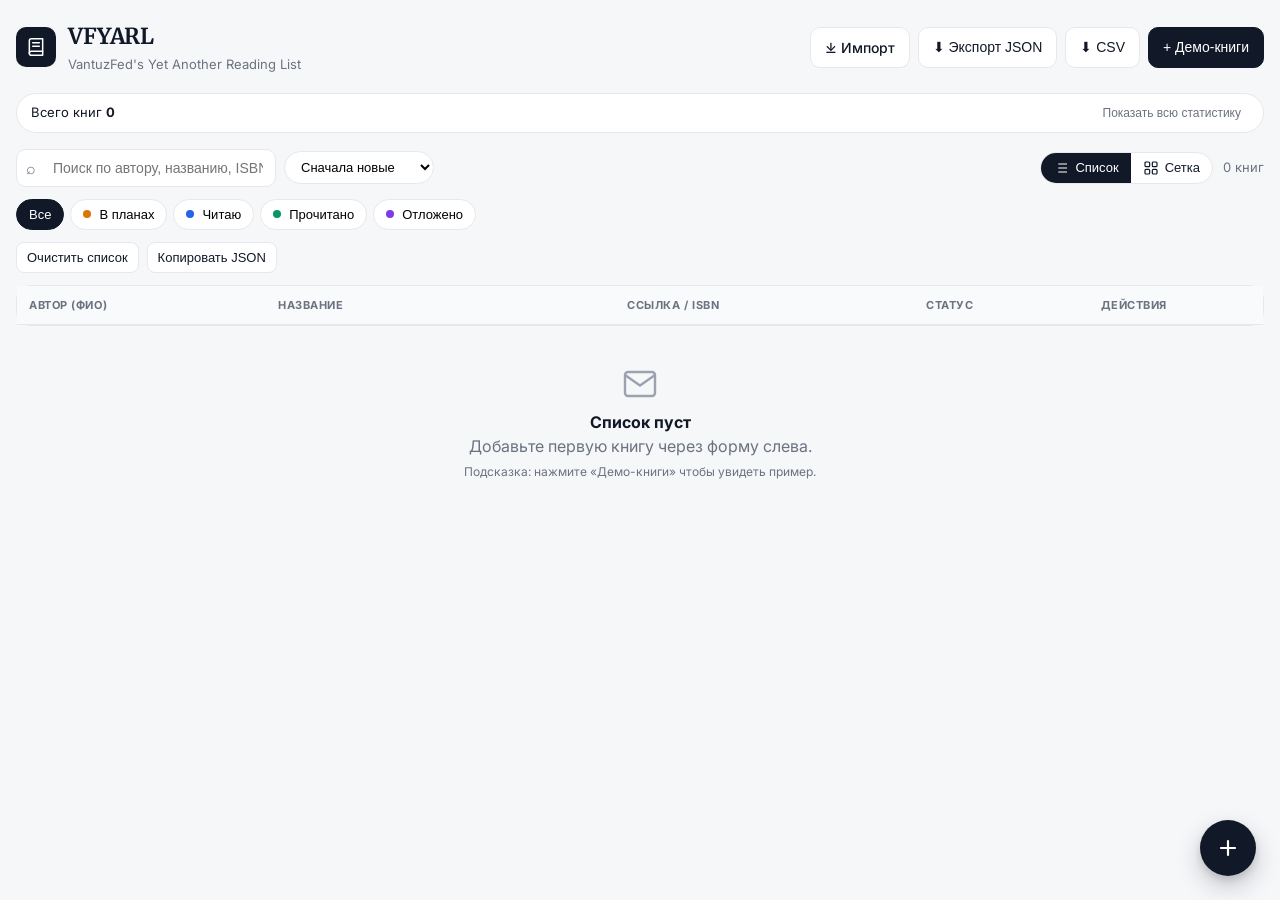
<file: books/index.html>
<!DOCTYPE html>
<html lang="ru">
<head>
<meta charset="utf-8"/>
<meta name="viewport" content="width=device-width, initial-scale=1"/>
<title>Книжная полка — список книг</title>
<link href="https://fonts.googleapis.com/css2?family=Inter:wght@400;500;600;700&family=Merriweather:wght@700&display=swap" rel="stylesheet">
<style>
:root{
  --bg:#f6f7f9;
  --card:#ffffff;
  --border:#e6e8eb;
  --text:#111827;
  --muted:#6b7280;
  --accent:#111827;
  --accent2:#f59e0b;
  --blue:#2563eb;
  --green:#059669;
  --orange:#d97706;
  --violet:#7c3aed;
  --radius:14px;
}
*{box-sizing:border-box}
body{margin:0;background:var(--bg);color:var(--text);font-family:Inter,system-ui,-apple-system,Segoe UI,Roboto,Arial,sans-serif;line-height:1.5}
a{color:var(--blue);text-decoration:none}
a:hover{text-decoration:underline}
.container{max-width:1280px;margin:0 auto;padding:20px 16px 40px}
.header{display:flex;align-items:center;justify-content:space-between;gap:16px;flex-wrap:wrap;margin-bottom:18px}
.brand{display:flex;gap:12px;align-items:center}
.logo{width:40px;height:40px;border-radius:10px;background:#111827;color:#fff;display:grid;place-items:center}
.logo svg{width:20px;height:20px;display:block}
.brand h1{margin:0;font-family:Merriweather,serif;font-size:22px;letter-spacing:-.02em}
.brand p{margin:2px 0 0;color:var(--muted);font-size:13px}
.header-actions{display:flex;gap:8px;flex-wrap:wrap}
.btn{appearance:none;border:1px solid var(--border);background:#fff;color:var(--text);padding:9px 14px;border-radius:10px;font-weight:500;font-size:14px;cursor:pointer;display:inline-flex;align-items:center;gap:8px;transition:.15s}
.btn:hover{transform:translateY(-1px);box-shadow:0 4px 12px rgba(0,0,0,.06)}
.btn:active{transform:none}
.btn-primary{background:var(--accent);color:#fff;border-color:var(--accent)}
.btn-primary:hover{background:#1f2937}
.btn-ghost{background:#fff}
.btn-sm{padding:7px 10px;font-size:13px;border-radius:8px}
.stats-bar{display:flex;align-items:center;gap:10px;flex-wrap:wrap;background:var(--card);border:1px solid var(--border);border-radius:999px;padding:8px 14px;margin-bottom:16px;font-size:13px;line-height:1}
.stats-bar b{font-weight:700}
.stats-main{white-space:nowrap}
.stats-details{white-space:nowrap;display:inline-flex;gap:10px;align-items:center;flex-wrap:wrap}
.stats-details b{font-weight:700}
.stats-toggle{margin-left:auto;font-size:12px;color:var(--muted);background:none;border:none;cursor:pointer;padding:4px 8px;border-radius:999px;white-space:nowrap}
.stats-toggle:hover{color:var(--text);background:#f3f4f6}
@media(max-width:760px){.stats-bar{border-radius:14px;padding:10px 12px;gap:8px}}
.stat{background:var(--card);border:1px solid var(--border);border-radius:var(--radius);padding:14px 16px;display:flex;flex-direction:column;gap:4px}
.stat small{color:var(--muted);font-size:12px;letter-spacing:.04em;text-transform:uppercase;font-weight:600}
.stat b{font-size:22px;line-height:1}
.stat span{font-size:12px;color:var(--muted)}
.layout{display:grid;grid-template-columns:300px 1fr;gap:16px;align-items:start}
@media(max-width:920px){.layout{grid-template-columns:1fr}}
.card{background:var(--card);border:1px solid var(--border);border-radius:var(--radius);box-shadow:0 4px 16px rgba(17,24,39,.04)}
.card-header{padding:16px 16px 0;font-weight:600;display:flex;align-items:center;justify-content:space-between}
.card-body{padding:16px}
.form{display:flex;flex-direction:column;gap:12px}
label{font-size:13px;font-weight:500;color:#374151;display:flex;flex-direction:column;gap:6px}
input,select{border:1px solid var(--border);border-radius:10px;padding:10px 12px;font-size:14px;background:#fff;outline:none;transition:.15s}
input:focus,select:focus{border-color:#111827;box-shadow:0 0 0 3px rgba(17,24,39,.08)}
.hint{font-size:12px;color:var(--muted)}
.row2{display:grid;grid-template-columns:1fr 1fr;gap:12px}
.status-chips{display:flex;flex-wrap:wrap;gap:8px}
.chip{padding:6px 10px;border-radius:999px;font-size:12px;font-weight:600;border:1px solid var(--border);cursor:pointer;background:#fff}
.chip.active{background:#111827;color:#fff;border-color:#111827}
.toolbar{display:flex;gap:10px;flex-wrap:wrap;align-items:center;justify-content:space-between;margin-bottom:12px}
.toolbar-left{display:flex;gap:8px;flex-wrap:wrap;align-items:center}
.toolbar-right{color:var(--muted);font-size:13px}
.search{position:relative}
.search input{padding-left:36px;min-width:260px;width:100%}
.search span{position:absolute;left:10px;top:50%;transform:translateY(-50%);color:var(--muted)}
.filters{display:flex;gap:6px;flex-wrap:wrap}
.filters button{padding:7px 12px;border-radius:999px;border:1px solid var(--border);background:#fff;font-size:13px;cursor:pointer}
.filters button.active{background:#111827;color:#fff;border-color:#111827}
.sort{border:1px solid var(--border);border-radius:999px;padding:7px 12px;background:#fff;font-size:13px}
.table-wrap{overflow:visible;border-radius:var(--radius);border:1px solid var(--border);background:var(--card)}
table{width:100%;border-collapse:collapse;min-width:0;table-layout:fixed}
thead th{font-size:11px;text-transform:uppercase;letter-spacing:.05em;color:var(--muted);text-align:left;padding:11px 12px;background:#f9fafb;border-bottom:1px solid var(--border);white-space:nowrap}
tbody td{padding:12px 12px;font-size:13.5px;border-bottom:1px solid var(--border);vertical-align:middle}
tbody td:nth-child(4){white-space:nowrap}
tbody tr:last-child td{border-bottom:none}
tbody tr:hover{background:#f9fafb}
.author{font-weight:600}
.title{font-weight:500}
.isbn{font-family:ui-monospace,Menlo,monospace;font-size:12px;background:#f3f4f6;border:1px solid #e5e7eb;padding:2px 6px;border-radius:6px;word-break:break-all}
.link{font-size:13px;display:inline-flex;align-items:center;gap:4px;max-width:100%;overflow:hidden;text-overflow:ellipsis;white-space:nowrap}
.author,.title{overflow:hidden;text-overflow:ellipsis;white-space:nowrap}
tbody td{word-break:break-word}
.badge{padding:5px 9px;border-radius:999px;font-size:11.5px;font-weight:600;border:1px solid #e5e7eb;background:#fff;color:#111827;display:inline-flex;align-items:center;gap:6px;white-space:nowrap;line-height:1}
.badge svg{width:14px;height:14px;flex:0 0 14px;display:block}
.badge-read svg,.badge-reading svg,.badge-planned svg,.badge-dropped svg{stroke:currentColor}
.badge-read{color:#111827}
.badge-reading{color:#111827}
.badge-planned{color:#111827}
.badge-dropped{color:#6b7280}
.filters button{display:inline-flex;align-items:center;gap:8px}
.filters button .dot{width:8px;height:8px;border-radius:50%;flex:0 0 8px;display:inline-block}
.filters button .dot-planned{background:var(--orange)}
.filters button .dot-reading{background:var(--blue)}
.filters button .dot-read{background:var(--green)}
.filters button .dot-dropped{background:var(--violet)}
.actions{display:flex;gap:6px;align-items:center;flex-wrap:nowrap;min-width:0}
.icon-btn{width:32px;height:32px;flex:0 0 32px;border-radius:8px;border:1px solid var(--border);background:#fff;display:grid;place-items:center;cursor:pointer}
tbody td:last-child{padding-right:10px}
.status-select{position:relative;flex:0 0 auto}
.status-trigger{width:36px;height:36px;display:grid;place-items:center;padding:0;border:1px solid var(--border);border-radius:9px;background:#fff;cursor:pointer;line-height:1;transition:.15s}
.status-trigger:hover{border-color:#111827;transform:translateY(-1px);box-shadow:0 4px 12px rgba(17,24,39,.08)}
.status-trigger svg{width:16px;height:16px;display:block}
.status-menu{position:absolute;top:calc(100% + 8px);right:0;min-width:auto;background:#fff;border:1px solid var(--border);border-radius:12px;box-shadow:0 12px 28px rgba(17,24,39,.14);padding:6px;z-index:30;display:none;gap:6px}
.status-menu.open{display:flex}
.status-option{width:40px;height:40px;display:grid;place-items:center;padding:0;border-radius:9px;border:1px solid transparent;background:#fff;cursor:pointer;color:var(--text);transition:.15s}
.status-option:hover{background:#f3f4f6;border-color:var(--border);transform:translateY(-1px)}
.status-option.is-active{background:#111827;color:#fff;border-color:#111827;box-shadow:0 4px 12px rgba(17,24,39,.18)}
.status-option svg{width:18px;height:18px;display:block;stroke:currentColor}
.status-option .check{display:none}
/* красивая подсказка */
[data-tooltip]{position:relative}
[data-tooltip]::after{content:attr(data-tooltip);position:absolute;bottom:calc(100% + 9px);left:50%;transform:translateX(-50%) translateY(4px);background:#111827;color:#fff;font-size:12px;font-weight:600;letter-spacing:.01em;padding:6px 9px;border-radius:8px;white-space:nowrap;opacity:0;pointer-events:none;transition:opacity .16s ease, transform .16s ease;z-index:50;box-shadow:0 6px 16px rgba(17,24,39,.18)}
[data-tooltip]::before{content:"";position:absolute;bottom:calc(100% + 3px);left:50%;transform:translateX(-50%);border:5px solid transparent;border-top-color:#111827;opacity:0;pointer-events:none;transition:opacity .16s ease}
[data-tooltip]:hover::after,[data-tooltip]:focus-visible::after{opacity:1;transform:translateX(-50%) translateY(0)}
[data-tooltip]:hover::before,[data-tooltip]:focus-visible::before{opacity:1}
.icon-btn:hover{background:#111827;color:#fff;border-color:#111827}
.empty{padding:40px 20px;text-align:center;color:var(--muted)}
.empty b{color:var(--text)}
.cards{display:none;gap:12px}
@media(max-width:920px){
  .card[style*="sticky"]{position:static !important;top:auto !important}
}
@media(max-width:760px){
  .container{padding:14px 12px 28px}
  .header{margin-bottom:14px}
  .brand h1{font-size:19px}
  .brand p{font-size:12px}
  .header-actions{width:100%}
  .header-actions .btn{flex:1 1 calc(50% - 8px);justify-content:center;min-width:0;padding:8px 10px;font-size:13px}
  .header-actions .btn-primary{flex:1 1 100%}
  .stats{gap:8px}
  .stat{padding:12px}
  .toolbar{flex-direction:column;align-items:stretch;gap:10px}
  .toolbar-left{width:100%;flex-wrap:nowrap}
  .search{flex:1 1 auto;min-width:0}
  .search input{min-width:0;width:100%}
  .sort{width:100%}
  .filters{flex-wrap:nowrap;overflow:auto;-webkit-overflow-scrolling:touch;scrollbar-width:none;padding-bottom:2px;gap:8px}
  .filters::-webkit-scrollbar{display:none}
  .filters button{white-space:nowrap;flex:0 0 auto}
  table{display:none}
  .table-wrap{border:none;background:transparent;overflow:visible}
  .cards{display:grid;gap:10px}
  .book-card{padding:14px}
  .book-card-top{flex-wrap:wrap}
  .book-card .actions{flex-wrap:wrap;gap:8px}
  .book-card .actions .btn{flex:1 1 auto}
  .book-card .status-select{margin-left:auto}
  .status-menu{right:0;left:auto;max-width:calc(100vw - 24px)}
  .cards .status-menu{right:0}
  /* подсказка на мобильных — снизу, чтобы не улетала */
  [data-tooltip]::after{bottom:auto;top:calc(100% + 9px)}
  [data-tooltip]::before{bottom:auto;top:calc(100% + 3px);border-top-color:transparent;border-bottom-color:#111827}
  .modal{margin:12px;max-width:none;width:auto}
}
.book-card{border:1px solid var(--border);border-radius:14px;background:#fff;padding:14px;display:flex;flex-direction:column;gap:10px}
.book-card-top{display:flex;justify-content:space-between;gap:10px;align-items:flex-start}
.modal-backdrop{position:fixed;inset:0;background:rgba(17,24,39,.45);display:none;place-items:center;padding:16px;z-index:50}
.modal-backdrop.open{display:grid}
.modal{background:#fff;border-radius:16px;max-width:520px;width:100%;padding:18px;border:1px solid var(--border);box-shadow:0 20px 60px rgba(0,0,0,.2)}
.modal h3{margin:0 0 10px}
.file-input{display:none}
.view-switch{display:inline-flex;border:1px solid var(--border);border-radius:999px;overflow:hidden;background:#fff}
.view-switch button{padding:7px 12px;border:none;background:transparent;cursor:pointer;display:inline-flex;align-items:center;gap:6px;font-size:13px;font-weight:500;color:var(--text);transition:.15s}
.view-switch button.active{background:#111827;color:#fff}
.view-switch button svg{width:16px;height:16px;display:block}
.grid{display:grid;grid-template-columns:repeat(auto-fill,minmax(180px,1fr));gap:14px}
@media(max-width:760px){.grid{grid-template-columns:repeat(2,1fr);gap:10px}}
@media(max-width:420px){.grid{grid-template-columns:1fr}}
.book-grid-card{background:#fff;border:1px solid var(--border);border-radius:14px;overflow:visible;display:flex;flex-direction:column;transition:.15s;isolation:isolate}
.book-grid-card:hover{transform:translateY(-2px);box-shadow:0 8px 22px rgba(17,24,39,.08);z-index:2}
.cover{aspect-ratio:3/4.2;background:#f3f4f6;position:relative;overflow:hidden;display:grid;place-items:center;border-radius:14px 14px 0 0}
a.cover{cursor:pointer;text-decoration:none;color:inherit}
a.cover:hover{opacity:.92}
.cover img{width:100%;height:100%;object-fit:cover;display:block}
.cover-placeholder{padding:16px 14px;text-align:center;display:flex;flex-direction:column;gap:6px;align-items:center;justify-content:center;height:100%;width:100%}
.cover-placeholder .ph-icon{width:32px;height:32px;color:#9ca3af}
.cover-placeholder .ph-author{font-size:11px;font-weight:600;color:var(--muted);text-transform:uppercase;letter-spacing:.04em;line-height:1.2;display:-webkit-box;-webkit-line-clamp:2;-webkit-box-orient:vertical;overflow:hidden}
.cover-placeholder .ph-title{font-size:13px;font-weight:700;line-height:1.25;font-family:Merriweather,serif;display:-webkit-box;-webkit-line-clamp:3;-webkit-box-orient:vertical;overflow:hidden}
.grid-body{padding:12px;display:flex;flex-direction:column;gap:8px;flex:1}
.grid-title{font-size:13px;font-weight:600;line-height:1.3;display:-webkit-box;-webkit-line-clamp:2;-webkit-box-orient:vertical;overflow:hidden}
.grid-author{font-size:12px;color:var(--muted);white-space:nowrap;overflow:hidden;text-overflow:ellipsis}
.grid-meta{display:flex;gap:6px;flex-wrap:wrap;align-items:center}
.grid-actions{display:flex;gap:6px;align-items:center;margin-top:auto;padding-top:8px;border-top:1px solid #f3f4f6}
.fab{position:fixed;right:24px;bottom:24px;width:56px;height:56px;border-radius:50%;background:#111827;color:#fff;border:none;display:grid;place-items:center;cursor:pointer;box-shadow:0 10px 24px rgba(17,24,39,.22),0 4px 8px rgba(17,24,39,.12);z-index:40;transition:.18s}
.fab:hover{transform:translateY(-2px) scale(1.02);box-shadow:0 14px 30px rgba(17,24,39,.28)}
.fab:active{transform:none}
.fab svg{width:24px;height:24px;display:block}
@media(max-width:760px){.fab{right:16px;bottom:16px;width:52px;height:52px}}
.toast{position:fixed;bottom:16px;right:16px;background:#111827;color:#fff;padding:10px 14px;border-radius:10px;font-size:13px;display:none;z-index:60}
.toast.show{display:block}
.kbd{font-size:11px;border:1px solid #e5e7eb;background:#f9fafb;padding:1px 6px;border-radius:6px}
</style>
</head>
<body>
<div class="container">
  <div class="header">
    <div class="brand">
      <div class="logo" aria-hidden="true">
        <svg viewBox="0 0 24 24" fill="none" stroke="white" stroke-width="1.8" stroke-linecap="round" stroke-linejoin="round"><path d="M4 19.5A2.5 2.5 0 0 1 6.5 17H20"/><path d="M6.5 2H20v20H6.5A2.5 2.5 0 0 1 4 19.5v-15A2.5 2.5 0 0 1 6.5 2z"/><path d="M8 7h8"/><path d="M8 11h8"/></svg>
      </div>
      <div>
        <h1>VFYARL</h1>
        <p>VantuzFed's Yet Another Reading List</p>
      </div>
    </div>
    <div class="header-actions">
      <label class="btn btn-ghost" for="importFile">⤓ Импорт</label>
      <input id="importFile" class="file-input" type="file" accept=".json,.csv"/>
      <button class="btn" id="btnExportJson">⬇ Экспорт JSON</button>
      <button class="btn" id="btnExportCsv">⬇ CSV</button>
      <button class="btn btn-primary" id="btnAddDemo">+ Демо-книги</button>
    </div>
  </div>

  <div class="stats-bar" id="statsBar">
    <span class="stats-main">Всего книг <b id="statTotal">0</b></span>
    <span id="statsDetails" class="stats-details" style="display:none">
      <span>· Прочитано <b id="statRead" style="color:var(--green)">0</b></span>
      <span>· Читаю <b id="statReading" style="color:var(--blue)">0</b></span>
      <span>· В планах <b id="statPlanned" style="color:var(--orange)">0</b></span>
      <span>· Отложено <b id="statDropped" style="color:var(--violet)">0</b></span>
    </span>
    <button id="toggleStats" class="stats-toggle" aria-expanded="false">Показать всю статистику</button>
  </div>

  <div class="layout" style="grid-template-columns:1fr">
    <div>
      <div class="toolbar">
        <div class="toolbar-left">
          <div class="search">
            <span>⌕</span>
            <input id="q" placeholder="Поиск по автору, названию, ISBN..."/>
          </div>
          <select id="sort" class="sort">
            <option value="newest">Сначала новые</option>
            <option value="author">По автору (А→Я)</option>
            <option value="title">По названию</option>
            <option value="status">По статусу</option>
          </select>
        </div>
        <div style="display:flex;gap:10px;align-items:center;flex-wrap:wrap">
          <div class="view-switch" id="viewSwitch" role="tablist" aria-label="Вид">
            <button data-view="list" class="active" role="tab" aria-selected="true" data-tooltip="Список" aria-label="Список"><svg viewBox="0 0 24 24" fill="none" stroke="currentColor" stroke-width="1.8"><line x1="8" y1="6" x2="21" y2="6"/><line x1="8" y1="12" x2="21" y2="12"/><line x1="8" y1="18" x2="21" y2="18"/><line x1="3" y1="6" x2="3.01" y2="6"/><line x1="3" y1="12" x2="3.01" y2="12"/><line x1="3" y1="18" x2="3.01" y2="18"/></svg> Список</button>
            <button data-view="grid" role="tab" aria-selected="false" data-tooltip="Сетка" aria-label="Сетка"><svg viewBox="0 0 24 24" fill="none" stroke="currentColor" stroke-width="1.8"><rect x="3" y="3" width="7" height="7" rx="1.5"/><rect x="14" y="3" width="7" height="7" rx="1.5"/><rect x="3" y="14" width="7" height="7" rx="1.5"/><rect x="14" y="14" width="7" height="7" rx="1.5"/></svg> Сетка</button>
          </div>
          <div class="toolbar-right" id="countLabel">0 книг</div>
        </div>
      </div>

      <div class="filters" id="filters" style="margin-bottom:12px">
        <button data-f="all" class="active">Все</button>
        <button data-f="planned"><span class="dot dot-planned"></span> В планах</button>
        <button data-f="reading"><span class="dot dot-reading"></span> Читаю</button>
        <button data-f="read"><span class="dot dot-read"></span> Прочитано</button>
        <button data-f="dropped"><span class="dot dot-dropped"></span> Отложено</button>
      </div>
      <div style="display:flex;gap:8px;flex-wrap:wrap;margin-bottom:12px">
        <button class="btn btn-sm" id="btnClearAll" title="Удалить все записи">Очистить список</button>
        <button class="btn btn-sm" id="btnCopyJson">Копировать JSON</button>
      </div>

        <div class="table-wrap" id="tableWrap">
          <table id="table">
            <thead>
              <tr>
                <th style="width:20%">Автор (ФИО)</th>
                <th style="width:28%">Название</th>
                <th style="width:24%">Ссылка / ISBN</th>
                <th style="width:14%">Статус</th>
                <th style="width:14%">Действия</th>
              </tr>
            </thead>
            <tbody id="tbody"></tbody>
          </table>
          <div class="cards" id="cards"></div>
        </div>
        <div id="grid" class="grid" style="display:none"></div>
        <div id="empty" class="empty" style="display:none">
          <div style="margin-bottom:8px;display:grid;place-items:center;color:#9ca3af"><svg viewBox="0 0 24 24" fill="none" stroke="currentColor" stroke-width="1.6" style="width:36px;height:36px"><path d="M4 4h16a2 2 0 0 1 2 2v12a2 2 0 0 1-2 2H4a2 2 0 0 1-2-2V6a2 2 0 0 1 2-2z"/><polyline points="22 6 12 13 2 6"/></svg></div>
          <b>Список пуст</b><br/>
          Добавьте первую книгу через форму слева.<br/>
          <span class="hint">Подсказка: нажмите «Демо-книги» чтобы увидеть пример.</span>
        </div>
    </div>
  </div>
</div>

<!-- FAB -->
<button id="fabAdd" class="fab" aria-label="Добавить книгу" data-tooltip="Добавить книгу"><svg viewBox="0 0 24 24" fill="none" stroke="white" stroke-width="2.2" stroke-linecap="round"><line x1="12" y1="5" x2="12" y2="19"/><line x1="5" y1="12" x2="19" y2="12"/></svg></button>

<!-- Модалка добавления -->
<div id="addModal" class="modal-backdrop">
  <div class="modal" style="max-width:560px">
    <div style="display:flex;align-items:center;justify-content:space-between;gap:12px;margin-bottom:12px">
      <h3 style="margin:0">Добавить книгу</h3>
      <button type="button" id="btnCloseAdd" class="icon-btn" aria-label="Закрыть" style="width:32px;height:32px"><svg viewBox="0 0 24 24" fill="none" stroke="currentColor" stroke-width="1.8"><line x1="18" y1="6" x2="6" y2="18"/><line x1="6" y1="6" x2="18" y2="18"/></svg></button>
    </div>
    <form id="bookForm" class="form" autocomplete="off">
      <label>ФИО автора
        <input id="fAuthor" placeholder="Напр. Лев Толстой" required/>
      </label>
      <label>Название
        <input id="fTitle" placeholder="Напр. Война и мир" required/>
      </label>
      <label>Ссылка на книгу
        <input id="fLink" type="url" placeholder="https://..." />
        <span class="hint">необязательно · если есть — кликабельная</span>
      </label>
      <label>ISBN
        <input id="fIsbn" placeholder="978-5-389-05787-1" pattern="[0-9\- Xx]+"/>
        <span class="hint">10 или 13 цифр · дефисы допустимы</span>
      </label>
      <label>Обложка (URL)
        <div style="display:flex;gap:6px;align-items:center">
          <input id="fCover" type="url" placeholder="https://.../cover.jpg" style="flex:1"/>
          <button type="button" id="btnFindCover" class="btn btn-sm" style="white-space:nowrap" data-tooltip="Найти по ISBN/названию" aria-label="Найти обложку"><svg viewBox="0 0 24 24" fill="none" stroke="currentColor" stroke-width="1.7" style="width:14px;height:14px"><circle cx="11" cy="11" r="7"/><line x1="16.5" y1="16.5" x2="21" y2="21"/></svg> Найти</button>
        </div>
        <div id="fCoverPreview" style="display:none;gap:8px;align-items:center;margin-top:6px;background:#f9fafb;border:1px solid var(--border);border-radius:8px;padding:6px 8px"><img style="width:36px;height:48px;object-fit:cover;border-radius:4px;border:1px solid var(--border);display:none" alt=""/><span class="hint" style="flex:1"></span><button type="button" id="btnClearCover" class="btn btn-sm" style="padding:4px 8px">×</button></div>
        <span class="hint">необязательно · автопоиск по ISBN через Open Library / Google Books</span>
      </label>
      <label>Статус
        <select id="fStatus">
          <option value="planned">В планах</option>
          <option value="reading">Читаю</option>
          <option value="read">Прочитано</option>
          <option value="dropped">Отложено</option>
        </select>
      </label>
      <div class="row2">
        <button type="submit" class="btn btn-primary" id="btnSubmit">Добавить</button>
        <button type="button" class="btn" id="btnCloseAdd2">Отмена</button>
      </div>
    </form>
  </div>
</div>

<!-- Модалка редактирования -->
<div id="modal" class="modal-backdrop">
  <div class="modal">
    <h3>Редактировать книгу</h3>
    <form id="editForm" class="form">
      <label>ФИО автора <input id="eAuthor" required/></label>
      <label>Название <input id="eTitle" required/></label>
      <label>Ссылка <input id="eLink" type="url" placeholder="https://..."/></label>
      <label>ISBN <input id="eIsbn" placeholder="978-..."/></label>
      <label>Обложка (URL)
        <div style="display:flex;gap:6px;align-items:center">
          <input id="eCover" type="url" placeholder="https://.../cover.jpg" style="flex:1"/>
          <button type="button" id="btnFindCoverEdit" class="btn btn-sm" style="white-space:nowrap" data-tooltip="Найти по ISBN/названию" aria-label="Найти обложку"><svg viewBox="0 0 24 24" fill="none" stroke="currentColor" stroke-width="1.7" style="width:14px;height:14px"><circle cx="11" cy="11" r="7"/><line x1="16.5" y1="16.5" x2="21" y2="21"/></svg> Найти</button>
        </div>
        <div id="eCoverPreview" style="display:none;gap:8px;align-items:center;margin-top:6px;background:#f9fafb;border:1px solid var(--border);border-radius:8px;padding:6px 8px"><img style="width:36px;height:48px;object-fit:cover;border-radius:4px;border:1px solid var(--border);display:none" alt=""/><span class="hint" style="flex:1"></span></div>
      </label>
      <label>Статус
        <select id="eStatus">
          <option value="planned">В планах</option>
          <option value="reading">Читаю</option>
          <option value="read">Прочитано</option>
          <option value="dropped">Отложено</option>
        </select>
      </label>
      <div class="row2">
        <button type="submit" class="btn btn-primary">Сохранить</button>
        <button type="button" class="btn" id="btnCloseModal">Отмена</button>
      </div>
    </form>
  </div>
</div>

<div id="toast" class="toast"></div>

<script>
const LS_KEY = 'bookshelf_v2';
const LS_VIEW = 'bookshelf_view';
let books = load();
let filter = 'all';
let query = '';
let sort = 'newest';
let editingId = null;
let viewMode = localStorage.getItem(LS_VIEW) || 'list';
books.forEach(b=>{ if(!('cover' in b)) b.cover=''; });

const iconPlanned = `<svg viewBox="0 0 24 24" fill="none" stroke="currentColor" stroke-width="1.7" stroke-linecap="round" stroke-linejoin="round"><circle cx="12" cy="12" r="9"/><polyline points="12 7 12 12 14.5 14.5"/></svg>`;
const iconReading = `<svg viewBox="0 0 24 24" fill="none" stroke="currentColor" stroke-width="1.7" stroke-linecap="round" stroke-linejoin="round"><path d="M4 19.5A2.5 2.5 0 0 1 6.5 17H20"/><path d="M6.5 2H20v20H6.5A2.5 2.5 0 0 1 4 19.5v-15A2.5 2.5 0 0 1 6.5 2z"/><path d="M8 7h6"/><path d="M8 11h6"/></svg>`;
const iconRead = `<svg viewBox="0 0 24 24" fill="none" stroke="currentColor" stroke-width="1.7" stroke-linecap="round" stroke-linejoin="round"><circle cx="12" cy="12" r="9"/><path d="M8.5 12.5l2.5 2.5 4.5-5"/></svg>`;
const iconDropped = `<svg viewBox="0 0 24 24" fill="none" stroke="currentColor" stroke-width="1.7" stroke-linecap="round" stroke-linejoin="round"><circle cx="12" cy="12" r="9"/><line x1="8" y1="12" x2="16" y2="12"/></svg>`;
const statusMeta = {
  planned: {label:'В планах', cls:'badge-planned', icon: iconPlanned},
  reading: {label:'Читаю', cls:'badge-reading', icon: iconReading},
  read:    {label:'Прочитано', cls:'badge-read', icon: iconRead},
  dropped: {label:'Отложено', cls:'badge-dropped', icon: iconDropped},
};
function statusSelectHTML(id, current){
  const cur = statusMeta[current] || statusMeta.planned;
  const options = Object.entries(statusMeta).map(([key, meta]) => `
    <button class="status-option ${key===current?'is-active':''}" data-status-value="${key}" data-status-id="${id}" role="menuitem" type="button" data-tooltip="${meta.label}" aria-label="${meta.label}">${meta.icon}</button>
  `).join('');
  return `
    <div class="status-select" data-status-select="${id}">
      <button class="status-trigger" type="button" aria-haspopup="menu" aria-expanded="false" data-tooltip="${cur.label}" aria-label="Сменить статус: ${cur.label}">${cur.icon}</button>
      <div class="status-menu" role="menu">${options}</div>
    </div>
  `;
}

function load(){
  try{ return JSON.parse(localStorage.getItem(LS_KEY)) || [] }catch{return []}
}
function save(){ localStorage.setItem(LS_KEY, JSON.stringify(books)); }
function uid(){ return Date.now().toString(36)+Math.random().toString(36).slice(2,6) }
function toast(msg){
  const t=document.getElementById('toast');
  t.textContent=msg; t.classList.add('show');
  setTimeout(()=>t.classList.remove('show'),2200);
}
function normalizeIsbn(s){
  return (s||'').replace(/[^0-9Xx]/g,'').toUpperCase();
}
function isValidIsbn(s){
  if(!s) return true;
  const v=normalizeIsbn(s);
  return v.length===10 || v.length===13;
}
async function fetchCover({isbn, title, author}){
  const norm = normalizeIsbn(isbn||'');
  const tryGoogle = async (q) => {
    try{
      const r = await fetch(`https://www.googleapis.com/books/v1/volumes?q=${encodeURIComponent(q)}&maxResults=1`);
      if(!r.ok) return null;
      const d = await r.json();
      const vol = d.items?.[0]?.volumeInfo;
      const links = vol?.imageLinks;
      if(links){
        let u = links.thumbnail || links.smallThumbnail || links.medium || links.large;
        if(u) return u.replace('http://','https://').replace('&zoom=1','&zoom=3').replace('&edge=curl','');
      }
    }catch{}
    return null;
  };
  // 1) ISBN — самый точный
  if(norm){
    let u = await tryGoogle(`isbn:${norm}`);
    if(u) return u;
    // OpenLibrary по ISBN (проверим наличие обложки через API)
    try{
      const r = await fetch(`https://openlibrary.org/isbn/${norm}.json`);
      if(r.ok){
        const j = await r.json();
        if(j.covers && j.covers[0] && j.covers[0] !== -1){
          return `https://covers.openlibrary.org/b/id/${j.covers[0]}-L.jpg`;
        }
      }
    }catch{}
    // fallback — прямая ссылка (сработает если есть, иначе img onerror покажет заглушку)
    return `https://covers.openlibrary.org/b/isbn/${norm}-L.jpg`;
  }
  if(title){
    let q = `intitle:${title}`;
    if(author) q += `+inauthor:${author.split(' ')[0]}`;
    let u = await tryGoogle(q);
    if(u) return u;
  }
  return null;
}
function setCoverPreview(inputId, previewId, url){
  const inp = document.getElementById(inputId);
  const wrap = document.getElementById(previewId);
  if(!wrap) return;
  const img = wrap.querySelector('img');
  const hint = wrap.querySelector('span');
  if(url){
    if(inp) inp.value = url;
    if(img){ img.src = url; img.style.display='block'; img.onerror=()=>{ img.style.display='none'; hint.textContent='Не удалось загрузить — проверьте URL'; }; }
    if(hint) hint.textContent = 'Обложка найдена';
    wrap.style.display='flex';
  } else {
    wrap.style.display='none';
  }
}
async function handleFindCover({isbnId, titleId, authorId, coverId, previewId, btn}){
  const isbn = document.getElementById(isbnId)?.value.trim() || '';
  const title = document.getElementById(titleId)?.value.trim() || '';
  const author = document.getElementById(authorId)?.value.trim() || '';
  if(!isbn && !title){ toast('Укажите ISBN или название'); return; }
  const orig = btn ? btn.innerHTML : '';
  if(btn){ btn.disabled=true; btn.innerHTML='Поиск…'; }
  const url = await fetchCover({isbn, title, author});
  if(btn){ btn.disabled=false; btn.innerHTML=orig; }
  if(url){
    setCoverPreview(coverId, previewId, url);
    toast('Обложка найдена');
  } else {
    toast('Обложка не найдена');
  }
}

function renderStats(){
  const total=books.length;
  const read=books.filter(b=>b.status==='read').length;
  const reading=books.filter(b=>b.status==='reading').length;
  const planned=books.filter(b=>b.status==='planned').length;
  const dropped=books.filter(b=>b.status==='dropped').length;
  document.getElementById('statTotal').textContent=total;
  document.getElementById('statRead').textContent=read;
  document.getElementById('statReading').textContent=reading;
  document.getElementById('statPlanned').textContent=planned;
  const d=document.getElementById('statDropped');
  if(d) d.textContent=dropped;
}

function filtered(){
  let arr=[...books];
  if(filter!=='all') arr=arr.filter(b=>b.status===filter);
  if(query){
    const q=query.toLowerCase();
    arr=arr.filter(b=> [b.author,b.title,b.isbn,b.link].join(' ').toLowerCase().includes(q));
  }
  if(sort==='author') arr.sort((a,b)=>a.author.localeCompare(b.author,'ru'));
  else if(sort==='title') arr.sort((a,b)=>a.title.localeCompare(b.title,'ru'));
  else if(sort==='status') arr.sort((a,b)=>a.status.localeCompare(b.status));
  else arr.sort((a,b)=>b.created - a.created);
  return arr;
}

function coverPlaceholder(author,title){
  return `<div class="cover-placeholder"><svg class="ph-icon" viewBox="0 0 24 24" fill="none" stroke="currentColor" stroke-width="1.6"><path d="M4 19.5A2.5 2.5 0 0 1 6.5 17H20"/><path d="M6.5 2H20v20H6.5A2.5 2.5 0 0 1 4 19.5v-15A2.5 2.5 0 0 1 6.5 2z"/></svg><div class="ph-author">${escapeHtml(author)}</div><div class="ph-title">${escapeHtml(title)}</div></div>`;
}
function updateViewUI(){
  document.querySelectorAll('#viewSwitch [data-view]').forEach(b=>{
    const isActive = b.dataset.view===viewMode;
    b.classList.toggle('active', isActive);
    b.setAttribute('aria-selected', isActive);
  });
}
function render(){
  renderStats();
  const data=filtered();
  updateViewUI();
  document.getElementById('countLabel').textContent = `${data.length} ${plural(data.length)} ${filter!=='all' ? '· фильтр: '+statusMeta[filter]?.label : ''}`;
  const tbody=document.getElementById('tbody');
  const cards=document.getElementById('cards');
  const grid=document.getElementById('grid');
  const tableWrap=document.getElementById('tableWrap');
  const empty=document.getElementById('empty');
  tbody.innerHTML='';
  cards.innerHTML='';
  if(grid) grid.innerHTML='';
  if(data.length===0){
    empty.style.display='block';
    if(tableWrap) tableWrap.style.display = viewMode==='list' ? '' : 'none';
    if(grid) grid.style.display='none';
  } else {
    empty.style.display='none';
    if(viewMode==='grid'){
      if(tableWrap) tableWrap.style.display='none';
      if(grid){
        grid.style.display='grid';
        data.forEach(b=>{
          const st=statusMeta[b.status]||statusMeta.planned;
          const card=document.createElement('div');
          card.className='book-grid-card';
          const phInner = `<svg class="ph-icon" viewBox="0 0 24 24" fill="none" stroke="currentColor" stroke-width="1.6"><path d="M4 19.5A2.5 2.5 0 0 1 6.5 17H20"/><path d="M6.5 2H20v20H6.5A2.5 2.5 0 0 1 4 19.5v-15A2.5 2.5 0 0 1 6.5 2z"/></svg><div class="ph-author">${escapeHtml(b.author)}</div><div class="ph-title">${escapeHtml(b.title)}</div>`;
          const coverInner = b.cover ? `<img src="${escapeHtml(b.cover)}" alt="" loading="lazy" onerror="this.style.display='none';this.nextElementSibling.style.display='flex'"><div class="cover-placeholder" style="display:none">${phInner}</div>` : `<div class="cover-placeholder">${phInner}</div>`;
          const finalCover = b.link ? `<a href="${escapeHtml(b.link)}" target="_blank" rel="noopener" class="cover" data-tooltip="Открыть книгу" aria-label="Открыть книгу">${coverInner}</a>` : `<div class="cover">${coverInner}</div>`;
          card.innerHTML=`
            ${finalCover}
            <div class="grid-body">
              <div class="grid-title">${escapeHtml(b.title)}</div>
              <div class="grid-author">${escapeHtml(b.author)}</div>
              ${b.isbn ? `<div class="grid-meta"><span class="isbn">${escapeHtml(b.isbn)}</span></div>` : ''}
              <div class="grid-meta"><span class="badge ${st.cls}">${st.icon} ${st.label}</span></div>
              <div class="grid-actions">
                <button class="icon-btn" data-edit="${b.id}" aria-label="Редактировать" data-tooltip="Редактировать"><svg viewBox="0 0 24 24" fill="none" stroke="currentColor" stroke-width="1.7" style="width:16px;height:16px"><path d="M11 4H4a2 2 0 0 0-2 2v14a2 2 0 0 0 2 2h14a2 2 0 0 0 2-2v-7"/><path d="M18.5 2.5a2.12 2.12 0 0 1 3 3L12 15l-4 1 1-4 9.5-9.5z"/></svg></button>
                <button class="icon-btn" data-del="${b.id}" aria-label="Удалить" data-tooltip="Удалить"><svg viewBox="0 0 24 24" fill="none" stroke="currentColor" stroke-width="1.7" style="width:16px;height:16px"><polyline points="3 6 5 6 21 6"/><path d="M19 6l-1 14a2 2 0 0 1-2 2H8a2 2 0 0 1-2-2L5 6"/><path d="M10 11v6"/><path d="M14 11v6"/><path d="M9 6V4a2 2 0 0 1 2-2h2a2 2 0 0 1 2 2v2"/></svg></button>
                <span style="margin-left:auto"></span>
                ${statusSelectHTML(b.id, b.status)}
                ${b.link ? `<a class="icon-btn" href="${escapeHtml(b.link)}" target="_blank" rel="noopener" data-tooltip="Открыть ссылку" aria-label="Ссылка" style="text-decoration:none;color:inherit"><svg viewBox="0 0 24 24" fill="none" stroke="currentColor" stroke-width="1.7" style="width:16px;height:16px"><path d="M10 13a5 5 0 0 1 0-7l1-1a5 5 0 0 1 7 7l-1 1"/><path d="M14 11a5 5 0 0 1 0 7l-1 1a5 5 0 0 1-7-7l1-1"/></svg></a>` : ''}
              </div>
            </div>`;
          grid.appendChild(card);
        });
      }
    } else {
      if(tableWrap) tableWrap.style.display='';
      if(grid) grid.style.display='none';
      data.forEach(b=>{
        const st=statusMeta[b.status]||statusMeta.planned;
        // table row
        const tr=document.createElement('tr');
        const linkIcon = `<svg viewBox="0 0 24 24" fill="none" stroke="currentColor" stroke-width="1.7" style="width:14px;height:14px;flex:0 0 14px"><path d="M10 13a5 5 0 0 1 0-7l1-1a5 5 0 0 1 7 7l-1 1"/><path d="M14 11a5 5 0 0 1 0 7l-1 1a5 5 0 0 1-7-7l1-1"/></svg>`;
        const linkCell = b.link ? `<a class="link" href="${escapeHtml(b.link)}" target="_blank" rel="noopener">${linkIcon} ${escapeHtml(host(b.link))}</a>` : '<span class="hint">—</span>';
        const isbnCell = b.isbn ? `<span class="isbn">${escapeHtml(b.isbn)}</span>` : '<span class="hint">—</span>';
        tr.innerHTML=`
          <td><div class="author">${escapeHtml(b.author)}</div></td>
          <td><div class="title">${escapeHtml(b.title)}</div></td>
          <td><div style="display:flex;flex-direction:column;gap:6px">${linkCell}${isbnCell}</div></td>
          <td><span class="badge ${st.cls}">${st.icon} ${st.label}</span></td>
          <td>
            <div class="actions">
              <button class="icon-btn" title="Редактировать" data-edit="${b.id}" aria-label="Редактировать"><svg viewBox="0 0 24 24" fill="none" stroke="currentColor" stroke-width="1.7" style="width:16px;height:16px"><path d="M11 4H4a2 2 0 0 0-2 2v14a2 2 0 0 0 2 2h14a2 2 0 0 0 2-2v-7"/><path d="M18.5 2.5a2.12 2.12 0 0 1 3 3L12 15l-4 1 1-4 9.5-9.5z"/></svg></button>
              <button class="icon-btn" title="Удалить" data-del="${b.id}" aria-label="Удалить"><svg viewBox="0 0 24 24" fill="none" stroke="currentColor" stroke-width="1.7" style="width:16px;height:16px"><polyline points="3 6 5 6 21 6"/><path d="M19 6l-1 14a2 2 0 0 1-2 2H8a2 2 0 0 1-2-2L5 6"/><path d="M10 11v6"/><path d="M14 11v6"/><path d="M9 6V4a2 2 0 0 1 2-2h2a2 2 0 0 1 2 2v2"/></svg></button>
              ${statusSelectHTML(b.id, b.status)}
            </div>
          </td>`;
        tbody.appendChild(tr);

        // card for mobile
        const card=document.createElement('div');
        card.className='book-card';
        card.innerHTML=`
          <div class="book-card-top">
            <div>
              <div class="author">${escapeHtml(b.author)}</div>
              <div class="title">${escapeHtml(b.title)}</div>
            </div>
            <span class="badge ${st.cls}">${st.icon} ${st.label}</span>
          </div>
          <div style="display:flex;flex-wrap:wrap;gap:8px;align-items:center">
            ${b.link ? `<a class="link" href="${escapeHtml(b.link)}" target="_blank">${linkIcon} ${escapeHtml(host(b.link))}</a>` : ''}
            ${b.isbn ? `<span class="isbn">${escapeHtml(b.isbn)}</span>` : ''}
          </div>
          <div class="actions">
            <button class="btn btn-sm" data-edit="${b.id}">Редактировать</button>
            <button class="btn btn-sm" data-del="${b.id}">Удалить</button>
            ${statusSelectHTML(b.id, b.status)}
          </div>`;
        cards.appendChild(card);
      });
    }
  }
  // bind actions
  document.querySelectorAll('[data-edit]').forEach(el=>el.addEventListener('click',()=>openEdit(el.getAttribute('data-edit'))));
  document.querySelectorAll('[data-del]').forEach(el=>el.addEventListener('click',()=>removeBook(el.getAttribute('data-del'))));
  // custom status select
  document.querySelectorAll('[data-status-select]').forEach(wrap=>{
    const trigger = wrap.querySelector('.status-trigger');
    const menu = wrap.querySelector('.status-menu');
    trigger.addEventListener('click', (e)=>{
      e.stopPropagation();
      const isOpen = menu.classList.contains('open');
      document.querySelectorAll('.status-menu.open').forEach(m=>{ m.classList.remove('open'); m.closest('[data-status-select]')?.querySelector('.status-trigger')?.setAttribute('aria-expanded','false'); });
      if(!isOpen){ menu.classList.add('open'); trigger.setAttribute('aria-expanded','true'); }
    });
    wrap.querySelectorAll('[data-status-value]').forEach(opt=>{
      opt.addEventListener('click', (e)=>{
        e.stopPropagation();
        const id = opt.getAttribute('data-status-id');
        const val = opt.getAttribute('data-status-value');
        menu.classList.remove('open'); trigger.setAttribute('aria-expanded','false');
        updateStatus(id, val);
      });
    });
  });
}

function host(url){
  try{ return new URL(url).hostname.replace('www.','') }catch{return url.slice(0,24)}
}
function escapeHtml(s){
  return String(s||'').replace(/[&<>"']/g,m=>({ '&':'&amp;','<':'&lt;','>':'&gt;','"':'&quot;',"'":'&#39;'}[m]));
}
function plural(n){
  if(n%10===1 && n%100!==11) return 'книга';
  if([2,3,4].includes(n%10) && ![12,13,14].includes(n%100)) return 'книги';
  return 'книг';
}

// Form add
document.getElementById('bookForm').addEventListener('submit', async e=>{
  e.preventDefault();
  const author=document.getElementById('fAuthor').value.trim();
  const title=document.getElementById('fTitle').value.trim();
  const link=document.getElementById('fLink').value.trim();
  const isbn=document.getElementById('fIsbn').value.trim();
  let cover=document.getElementById('fCover').value.trim();
  const status=document.getElementById('fStatus').value;
  if(!author || !title) return toast('Заполните автора и название');
  if(!isValidIsbn(isbn)) return toast('ISBN должен быть 10 или 13 цифр');
  if(!cover && (isbn || title)){
    // автопоиск обложки
    const btn=document.getElementById('btnFindCover');
    if(btn) btn.innerHTML='Поиск…';
    const found = await fetchCover({isbn, title, author});
    if(found) cover = found;
    if(btn) btn.innerHTML='<svg viewBox="0 0 24 24" fill="none" stroke="currentColor" stroke-width="1.7" style="width:14px;height:14px"><circle cx="11" cy="11" r="7"/><line x1="16.5" y1="16.5" x2="21" y2="21"/></svg> Найти';
  }
  const book={id:uid(), author, title, link, isbn, cover, status, created:Date.now()};
  books.unshift(book);
  save(); render();
  e.target.reset();
  document.getElementById('fCoverPreview').style.display='none';
  document.getElementById('fStatus').value='planned';
  document.getElementById('addModal').classList.remove('open');
  toast('Книга добавлена');
});
function openAddModal(){
  document.getElementById('bookForm').reset();
  document.getElementById('fCoverPreview').style.display='none';
  document.getElementById('fStatus').value='planned';
  document.getElementById('addModal').classList.add('open');
  setTimeout(()=>document.getElementById('fAuthor')?.focus(), 50);
}
function closeAddModal(){ document.getElementById('addModal').classList.remove('open'); }
document.getElementById('fabAdd')?.addEventListener('click', openAddModal);
document.getElementById('btnCloseAdd')?.addEventListener('click', closeAddModal);
document.getElementById('btnCloseAdd2')?.addEventListener('click', closeAddModal);
document.getElementById('addModal')?.addEventListener('click', e=>{ if(e.target.id==='addModal') closeAddModal(); });
// авто-превью и поиск обложки
document.getElementById('fCover')?.addEventListener('input', e=>{
  const v=e.target.value.trim();
  const wrap=document.getElementById('fCoverPreview');
  if(!wrap) return;
  if(v){ setCoverPreview('fCover','fCoverPreview', v); } else { wrap.style.display='none'; }
});
document.getElementById('eCover')?.addEventListener('input', e=>{
  const v=e.target.value.trim();
  const wrap=document.getElementById('eCoverPreview');
  if(!wrap) return;
  if(v){ setCoverPreview('eCover','eCoverPreview', v); } else { wrap.style.display='none'; }
});
document.getElementById('btnFindCover')?.addEventListener('click', ()=> handleFindCover({isbnId:'fIsbn', titleId:'fTitle', authorId:'fAuthor', coverId:'fCover', previewId:'fCoverPreview', btn: document.getElementById('btnFindCover')}));
document.getElementById('btnFindCoverEdit')?.addEventListener('click', ()=> handleFindCover({isbnId:'eIsbn', titleId:'eTitle', authorId:'eAuthor', coverId:'eCover', previewId:'eCoverPreview', btn: document.getElementById('btnFindCoverEdit')}));
document.getElementById('btnClearCover')?.addEventListener('click', ()=>{
  document.getElementById('fCover').value='';
  document.getElementById('fCoverPreview').style.display='none';
});
document.getElementById('fIsbn')?.addEventListener('blur', async e=>{
  const coverInp=document.getElementById('fCover');
  if(coverInp.value.trim()) return;
  const v=e.target.value.trim();
  if(!v || !isValidIsbn(v)) return;
  const title=document.getElementById('fTitle').value.trim();
  const author=document.getElementById('fAuthor').value.trim();
  const url=await fetchCover({isbn:v, title, author});
  if(url && !coverInp.value.trim()) setCoverPreview('fCover','fCoverPreview', url);
});
document.getElementById('eIsbn')?.addEventListener('blur', async e=>{
  const coverInp=document.getElementById('eCover');
  if(coverInp.value.trim()) return;
  const v=e.target.value.trim();
  if(!v || !isValidIsbn(v)) return;
  const title=document.getElementById('eTitle').value.trim();
  const author=document.getElementById('eAuthor').value.trim();
  const url=await fetchCover({isbn:v, title, author});
  if(url && !coverInp.value.trim()) setCoverPreview('eCover','eCoverPreview', url);
});
document.getElementById('btnReset')?.addEventListener('click',()=>document.getElementById('bookForm').reset());
document.getElementById('btnClearAll').addEventListener('click',()=>{
  if(!books.length) return toast('Список уже пуст');
  if(confirm(`Удалить все ${books.length} ${plural(books.length)}? Действие нельзя отменить.`)){
    books=[]; save(); render(); toast('Список очищен');
  }
});
document.getElementById('btnCopyJson').addEventListener('click', async()=>{
  if(!books.length) return toast('Нечего копировать');
  await navigator.clipboard.writeText(JSON.stringify(books,null,2));
  toast('JSON скопирован в буфер');
});

// Search / filters / sort
document.getElementById('q').addEventListener('input', e=>{ query=e.target.value; render(); });
document.getElementById('sort').addEventListener('change', e=>{ sort=e.target.value; render(); });
document.getElementById('filters').addEventListener('click', e=>{
  const b=e.target.closest('button[data-f]');
  if(!b) return;
  filter=b.dataset.f;
  document.querySelectorAll('#filters button').forEach(x=>x.classList.toggle('active', x===b));
  render();
});
document.getElementById('viewSwitch').addEventListener('click', e=>{
  const b=e.target.closest('[data-view]');
  if(!b) return;
  viewMode=b.dataset.view;
  localStorage.setItem(LS_VIEW, viewMode);
  render();
});
document.getElementById('toggleStats')?.addEventListener('click', ()=>{
  const details=document.getElementById('statsDetails');
  const isHidden = details.style.display==='none' || getComputedStyle(details).display==='none';
  details.style.display = isHidden ? 'inline-flex' : 'none';
  const btn=document.getElementById('toggleStats');
  btn.textContent = isHidden ? 'Скрыть' : 'Показать всю статистику';
  btn.setAttribute('aria-expanded', String(isHidden));
});
document.addEventListener('click', ()=>{ document.querySelectorAll('.status-menu.open').forEach(m=>{ m.classList.remove('open'); const t=m.closest('[data-status-select]')?.querySelector('.status-trigger'); if(t) t.setAttribute('aria-expanded','false'); }); });
document.addEventListener('keydown', e=>{
  if(e.key==='Escape'){
    document.querySelectorAll('.status-menu.open').forEach(m=>m.classList.remove('open'));
    document.getElementById('addModal')?.classList.remove('open');
    document.getElementById('modal')?.classList.remove('open');
  }
});

function removeBook(id){
  if(!confirm('Удалить книгу?')) return;
  books=books.filter(b=>b.id!==id);
  save(); render(); toast('Удалено');
}
function updateStatus(id, status){
  const b=books.find(x=>x.id===id);
  if(b){ b.status=status; save(); render(); toast('Статус обновлён'); }
}
function openEdit(id){
  const b=books.find(x=>x.id===id);
  if(!b) return;
  editingId=id;
  document.getElementById('eAuthor').value=b.author;
  document.getElementById('eTitle').value=b.title;
  document.getElementById('eLink').value=b.link||'';
  document.getElementById('eIsbn').value=b.isbn||'';
  document.getElementById('eCover').value=b.cover||'';
  document.getElementById('eStatus').value=b.status;
  const ep=document.getElementById('eCoverPreview');
  if(b.cover && ep){ setCoverPreview('eCover','eCoverPreview', b.cover); } else if(ep){ ep.style.display='none'; }
  document.getElementById('modal').classList.add('open');
}
document.getElementById('btnCloseModal').addEventListener('click',()=>document.getElementById('modal').classList.remove('open'));
document.getElementById('modal').addEventListener('click',e=>{ if(e.target.id==='modal') e.currentTarget.classList.remove('open')});
document.getElementById('editForm').addEventListener('submit', e=>{
  e.preventDefault();
  const b=books.find(x=>x.id===editingId);
  if(!b) return;
  b.author=document.getElementById('eAuthor').value.trim();
  b.title=document.getElementById('eTitle').value.trim();
  b.link=document.getElementById('eLink').value.trim();
  b.isbn=document.getElementById('eIsbn').value.trim();
  b.cover=document.getElementById('eCover').value.trim();
  b.status=document.getElementById('eStatus').value;
  if(!isValidIsbn(b.isbn)) return toast('Проверьте ISBN');
  save(); render();
  document.getElementById('modal').classList.remove('open');
  toast('Сохранено');
});

// Export / Import
function download(filename, content, mime){
  const blob=new Blob([content],{type:mime});
  const url=URL.createObjectURL(blob);
  const a=document.createElement('a'); a.href=url; a.download=filename; a.click();
  setTimeout(()=>URL.revokeObjectURL(url),1000);
}
document.getElementById('btnExportJson').addEventListener('click',()=>{
  if(!books.length) return toast('Список пуст');
  download(`books-${new Date().toISOString().slice(0,10)}.json`, JSON.stringify(books,null,2), 'application/json');
  toast('JSON экспортирован');
});
document.getElementById('btnExportCsv').addEventListener('click',()=>{
  if(!books.length) return toast('Список пуст');
  const header=['author','title','link','isbn','cover','status'];
  const rows=books.map(b=> header.map(h=> `"${String(b[h]||'').replace(/"/g,'""')}"`).join(','));
  const csv=[header.join(','), ...rows].join('\n');
  download(`books-${new Date().toISOString().slice(0,10)}.csv`, csv, 'text/csv;charset=utf-8');
  toast('CSV экспортирован');
});
document.getElementById('importFile').addEventListener('change', async e=>{
  const file=e.target.files[0];
  if(!file) return;
  const text=await file.text();
  try{
    let imported=[];
    if(file.name.endsWith('.json')){
      const data=JSON.parse(text);
      imported=Array.isArray(data)?data:[data];
    } else if(file.name.endsWith('.csv')){
      const lines=text.split(/\r?\n/).filter(Boolean);
      const header=lines[0].split(',').map(s=>s.replace(/"/g,'').trim().toLowerCase());
      const idx=(name)=>header.indexOf(name);
      for(let i=1;i<lines.length;i++){
        // naive CSV parse with quoted commas
        const cols=parseCsvLine(lines[i]);
        imported.push({
          author: cols[idx('author')]||'',
          title: cols[idx('title')]||'',
          link: cols[idx('link')]||'',
          isbn: cols[idx('isbn')]||'',
          cover: cols[idx('cover')]||'',
          status: cols[idx('status')]||'planned',
        });
      }
    } else {
      return toast('Поддерживаются .json и .csv');
    }
    // normalize & dedup
    let added=0;
    imported.forEach(r=>{
      if(!r.author || !r.title) return;
      const normIsbn=normalizeIsbn(r.isbn||'');
      const exists=books.some(b=> (normIsbn && normalizeIsbn(b.isbn)===normIsbn) || (r.link && b.link===r.link) || (b.author===r.author && b.title===r.title));
      if(exists) return;
      books.push({id:uid(), author:String(r.author).trim(), title:String(r.title).trim(), link:String(r.link||'').trim(), isbn:String(r.isbn||'').trim(), cover:String(r.cover||'').trim(), status:['planned','reading','read','dropped'].includes(r.status)?r.status:'planned', created:Date.now()});
      added++;
    });
    save(); render();
    toast(`Импортировано: ${added} · пропущено дублей: ${imported.length-added}`);
  }catch(err){
    toast('Ошибка импорта: '+err.message);
  }
  e.target.value='';
});
function parseCsvLine(line){
  const out=[]; let cur=''; let inQ=false;
  for(let i=0;i<line.length;i++){
    const c=line[i];
    if(c==='"'){
      if(inQ && line[i+1]==='"'){cur+='"';i++}
      else inQ=!inQ;
    } else if(c===',' && !inQ){ out.push(cur); cur='';}
    else cur+=c;
  }
  out.push(cur);
  return out.map(s=>s.trim());
}

// Demo
document.getElementById('btnAddDemo').addEventListener('click',()=>{
  const demo=[
    {author:'Фёдор Достоевский', title:'Преступление и наказание', cover:'https://covers.openlibrary.org/b/isbn/9785389057871-L.jpg', link:'https://knigopoisk.com/dostoevsky_prestuplenie', isbn:'978-5-389-05787-1', status:'read'},
    {author:'Джордж Оруэлл', title:'1984', cover:'https://covers.openlibrary.org/b/isbn/9785170801152-L.jpg', link:'https://www.litres.ru/dzhordzh-oruell/1984-121402/', isbn:'978-5-17-080115-2', status:'reading'},
    {author:'Антуан де Сент-Экзюпери', title:'Маленький принц', cover:'', link:'', isbn:'978-5-699-12014-1', status:'planned'},
    {author:'Харуки Мураками', title:'Норвежский лес', cover:'https://covers.openlibrary.org/b/isbn/9785699404097-L.jpg', link:'https://example.com/murakami', isbn:'978-5-699-40409-7', status:'dropped'},
  ];
  let added=0;
  demo.forEach(d=>{
    if(books.some(b=>b.title===d.title && b.author===d.author)) return;
    books.unshift({id:uid(), ...d, created:Date.now()-added*1000});
    added++;
  });
  save(); render();
  toast(added?`Добавлено ${added} демо-книги`:'Демо-книги уже в списке');
});

// init
render();
</script>
</body>
</html>
</file>
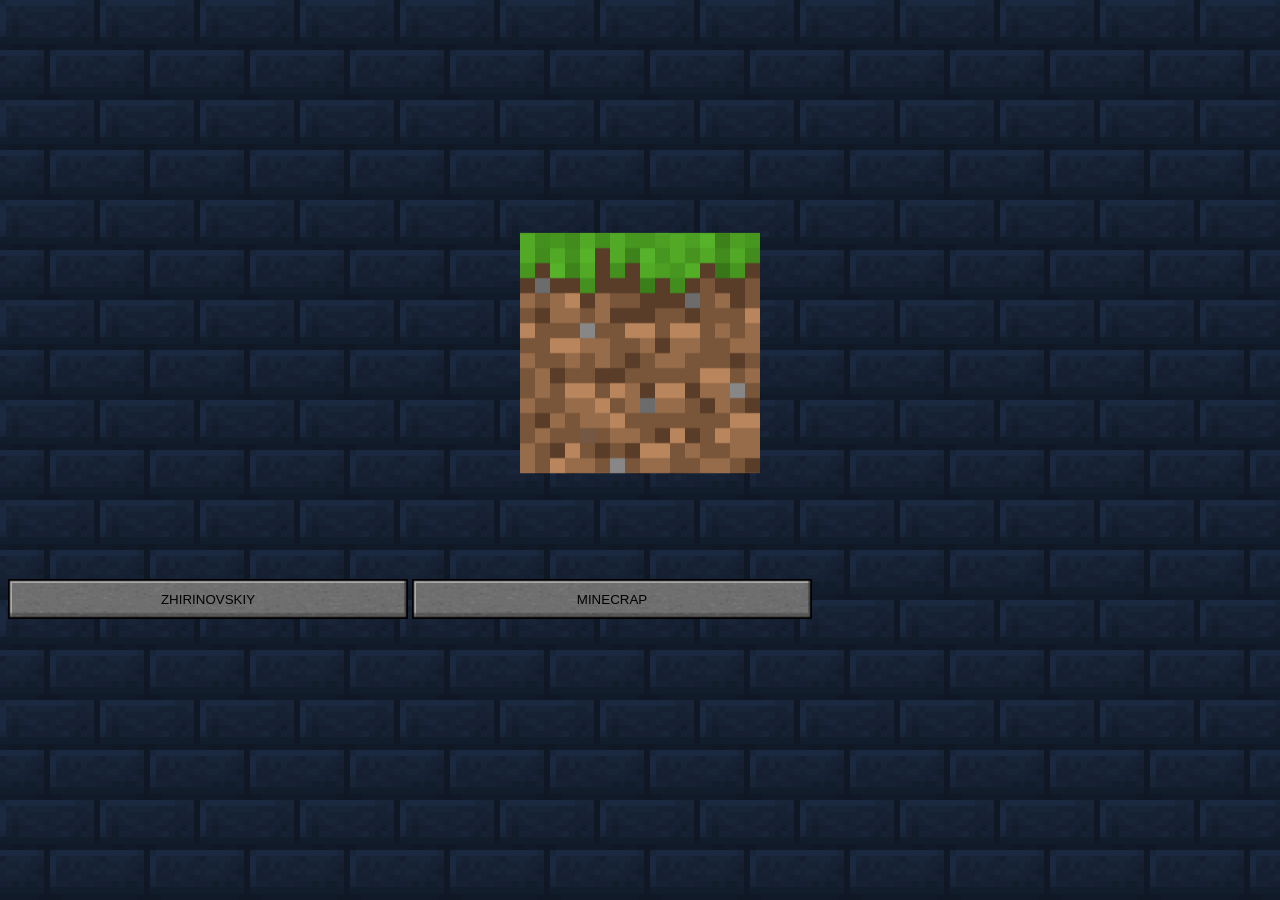
<file: cube/index.html>
<!DOCTYPE html>
<html>
 <head>
  <meta charset="utf-8">
  <title>Cube</title>
  <meta charset="UTF-8">
  <meta name="viewport" content="width=device-width, initial-scale=0.8">
  <script src="https://ajax.googleapis.com/ajax/libs/jquery/3.6.4/jquery.min.js"></script>
  <style>
    body{
        background: url("/img/stone_bricks.png");
    }
.scene {
  margin: auto;
  margin-top: 20%;
  width: 200px;
  height: 200px;
  perspective: 600px;
}
.cube {
  width: 100%;
  height: 100%;
  position: relative;
  transform-style: preserve-3d;
  animation: spin 5s infinite linear;
}
.cube_f {
  opacity: 0,5;
  position: absolute;
  width: 200px;
  height: 200px;
}
button{
margin-top: 10%;
height: 30pt;
width: 300pt;
background: url(/img/mine_reg.png) center / cover;
border: 0;
}
button:hover{
background: url(/img/mine_hov.png) center / cover;
}
button:active{
background: url(/img/mine_press.png) center / cover;
}
@keyframes spin {
  0% {
    transform: rotateX(0deg) rotateY(0deg);
  }

  100% {
    transform: rotateX(-360deg) rotateY(360deg);
  }
}
.cube_f-front{transform: rotateY(0deg) translateZ(100px);}
.cube_f-right{transform: rotateY(90deg) translateZ(100px);}
.cube_f-back{transform: rotateY(180deg) translateZ(100px);}
.cube_f-left{transform: rotateY(-90deg) translateZ(100px);}
.cube_f-top{transform: rotateX(90deg) translateZ(100px);}
.cube_f-bottom{transform: rotateX(-90deg) translateZ(100px);}
  </style>
 </head>
 <body>
 <div class="scene">
  <div class="cube">
   <img id="side_1" src="/img/grass_block_side.png" class="cube_f cube_f-front">
   <img id="side_2" src="/img/grass_block_side.png" class="cube_f cube_f-back">
   <img id="side_3" src="/img/grass_block_side.png" class="cube_f cube_f-right">
   <img id="side_4" src="/img/grass_block_side.png" class="cube_f cube_f-left">
   <img id="side_5" src="/img/grass_block_top.png" class="cube_f cube_f-top">
   <img id="side_6" src="/img/dirt.png" class="cube_f cube_f-bottom">
  </div>
</div>
<button onclick="sas_z()">ZHIRINOVSKIY</button>
<button onclick="sas_m()">MINECRAP</button>
<script>
  function sas_z(){
$("img").attr("src", "/img/dfsf.jpg");
  }
  function sas_m(){
$("#side_1").attr("src", "/img/grass_block_side.png");
$("#side_2").attr("src", "/img/grass_block_side.png");
$("#side_3").attr("src", "/img/grass_block_side.png");
$("#side_4").attr("src", "/img/grass_block_side.png");
$("#side_5").attr("src", "/img/grass_block_top.png");
$("#side_6").attr("src", "/img/dirt.png");
  }
  function sas_p(){
$("img").attr("src", "/img/putin.jpg");
  }
  function sas_p_c(){
$("img").attr("src", "/img/putin_c.webp");
  }
  function sas_p_e(){
$("img").attr("src", "/img/putin_e.jpg");
  }
</script>

 </body>
</html>
</file>
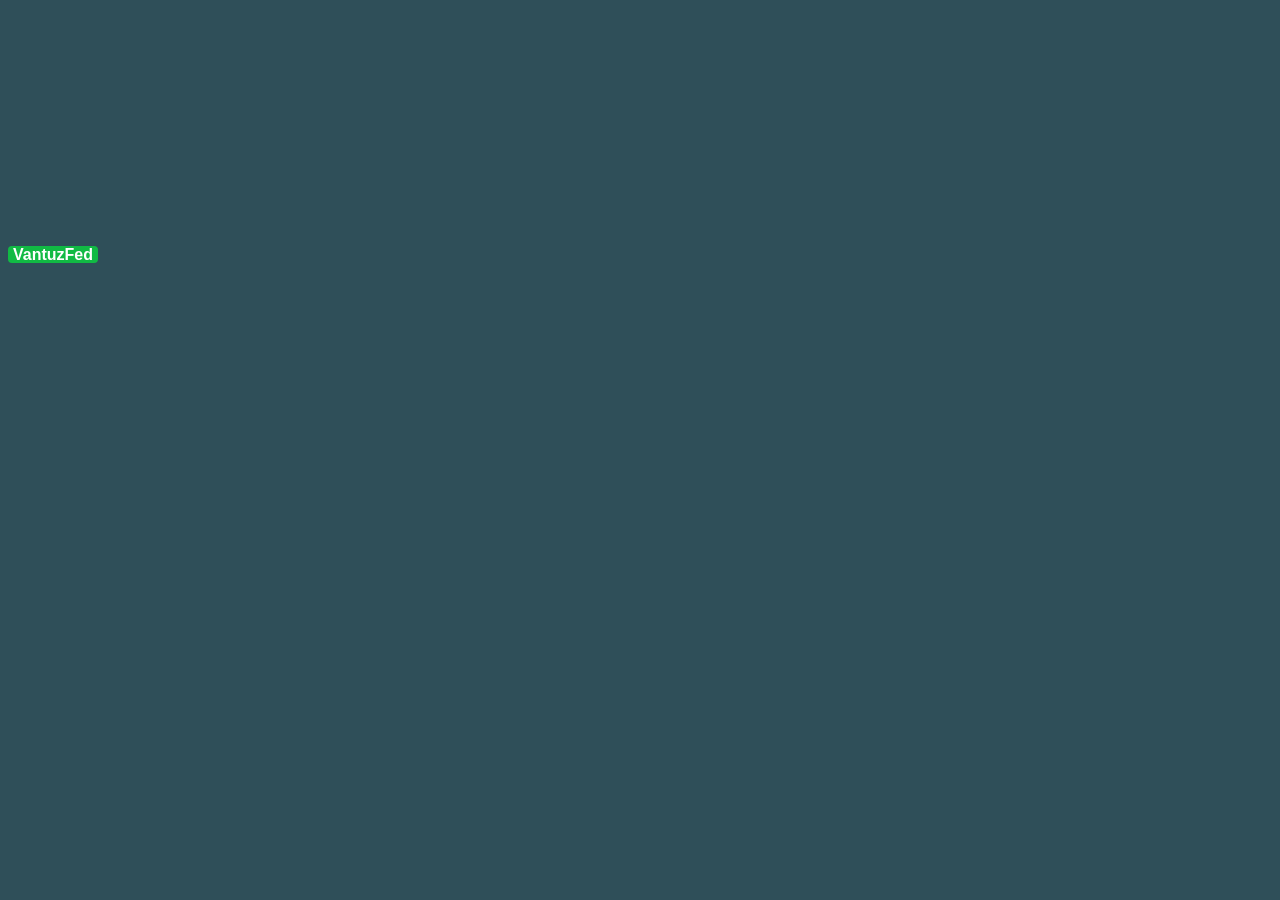
<file: index2.html>
<!DOCTYPE HTML>
<html>
 <head>
  <meta charset="utf-8">
  <title>Тег SPAN</title>
  <style>
    body {
     font-family: Arial, sans-serif;background:#2f4f59;
    }
    .letter {
     color:#fff;
     background:#11ba44;
     font-weight:bold;
     border-radius:4px;
     padding:0 5px;
    }
  </style>
 </head>
 <body>

  <marquee scrollamount='15'><h1 align="center";><span class="letter"><p>Pizda-Pizda-Pizda</p></h1></span></marquee>
  <p><span class="letter">VantuzFed</p></span>

 </body>
</html>
</file>
